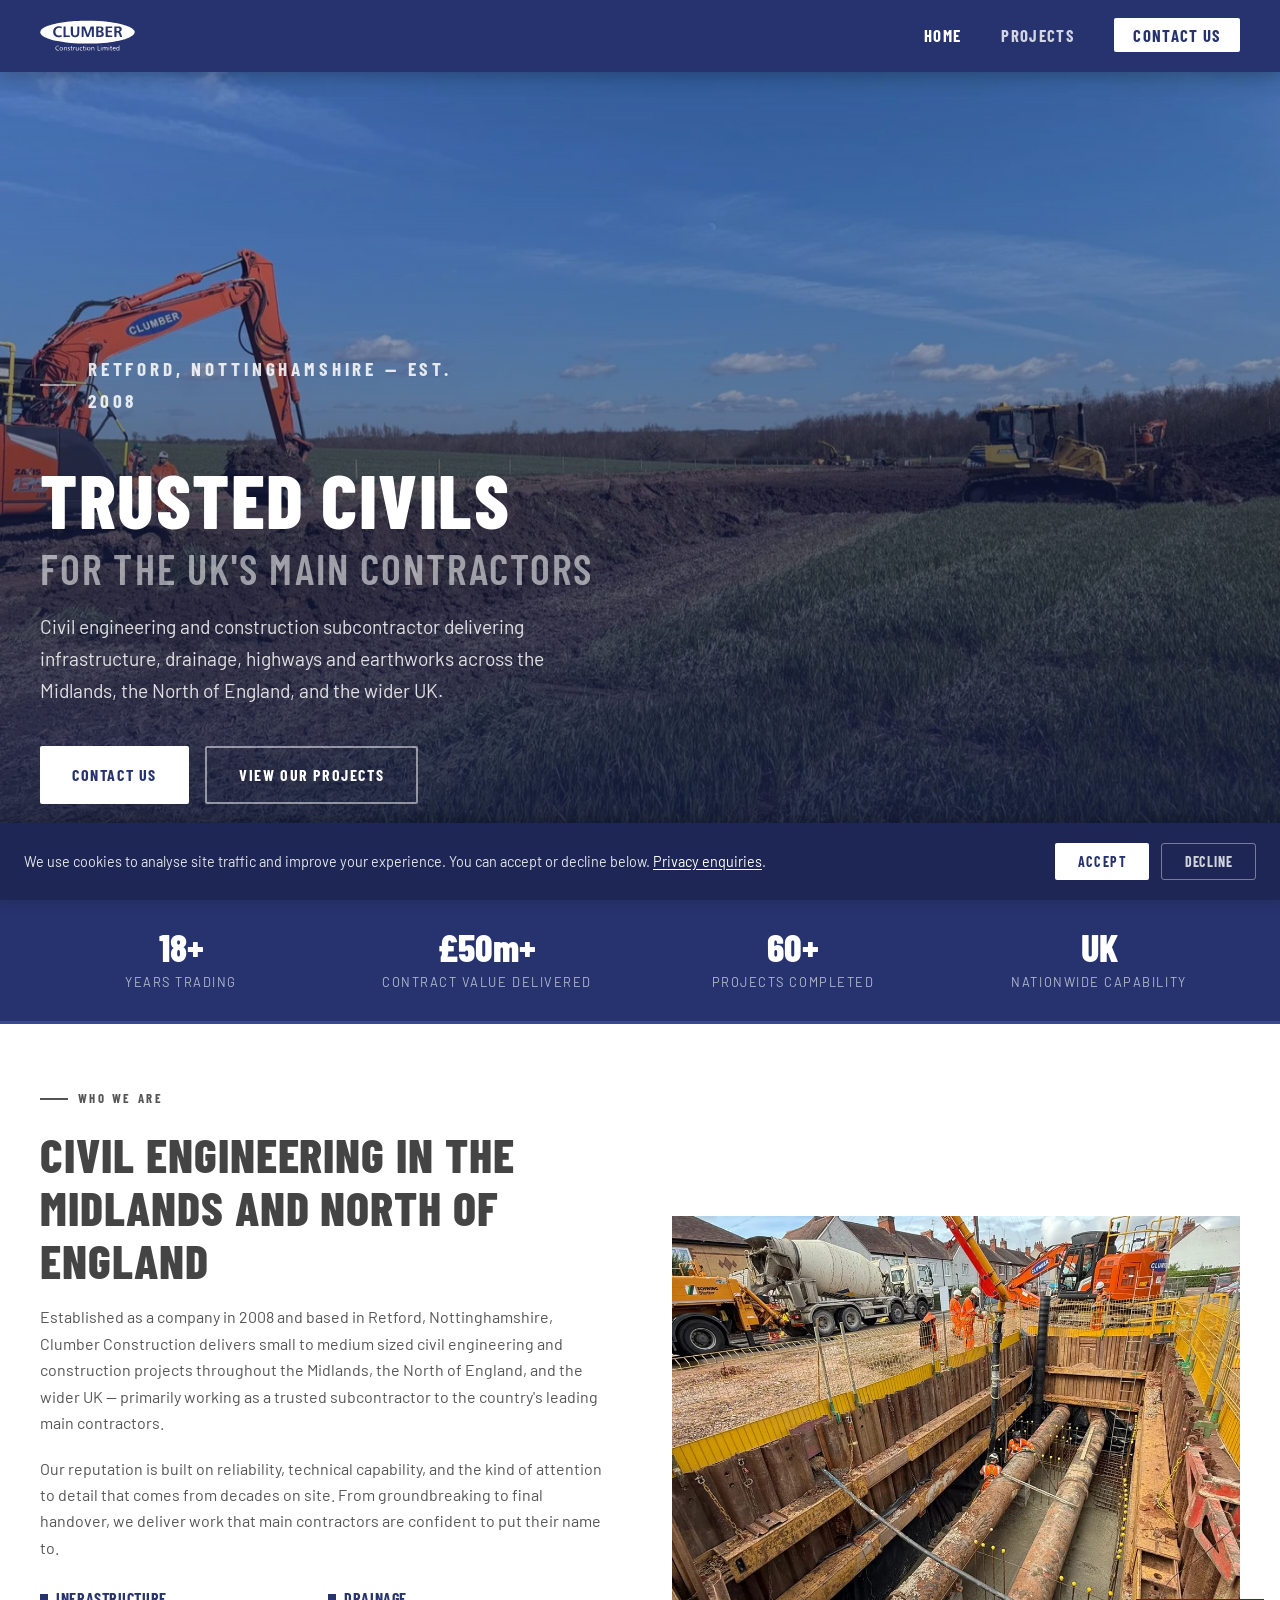
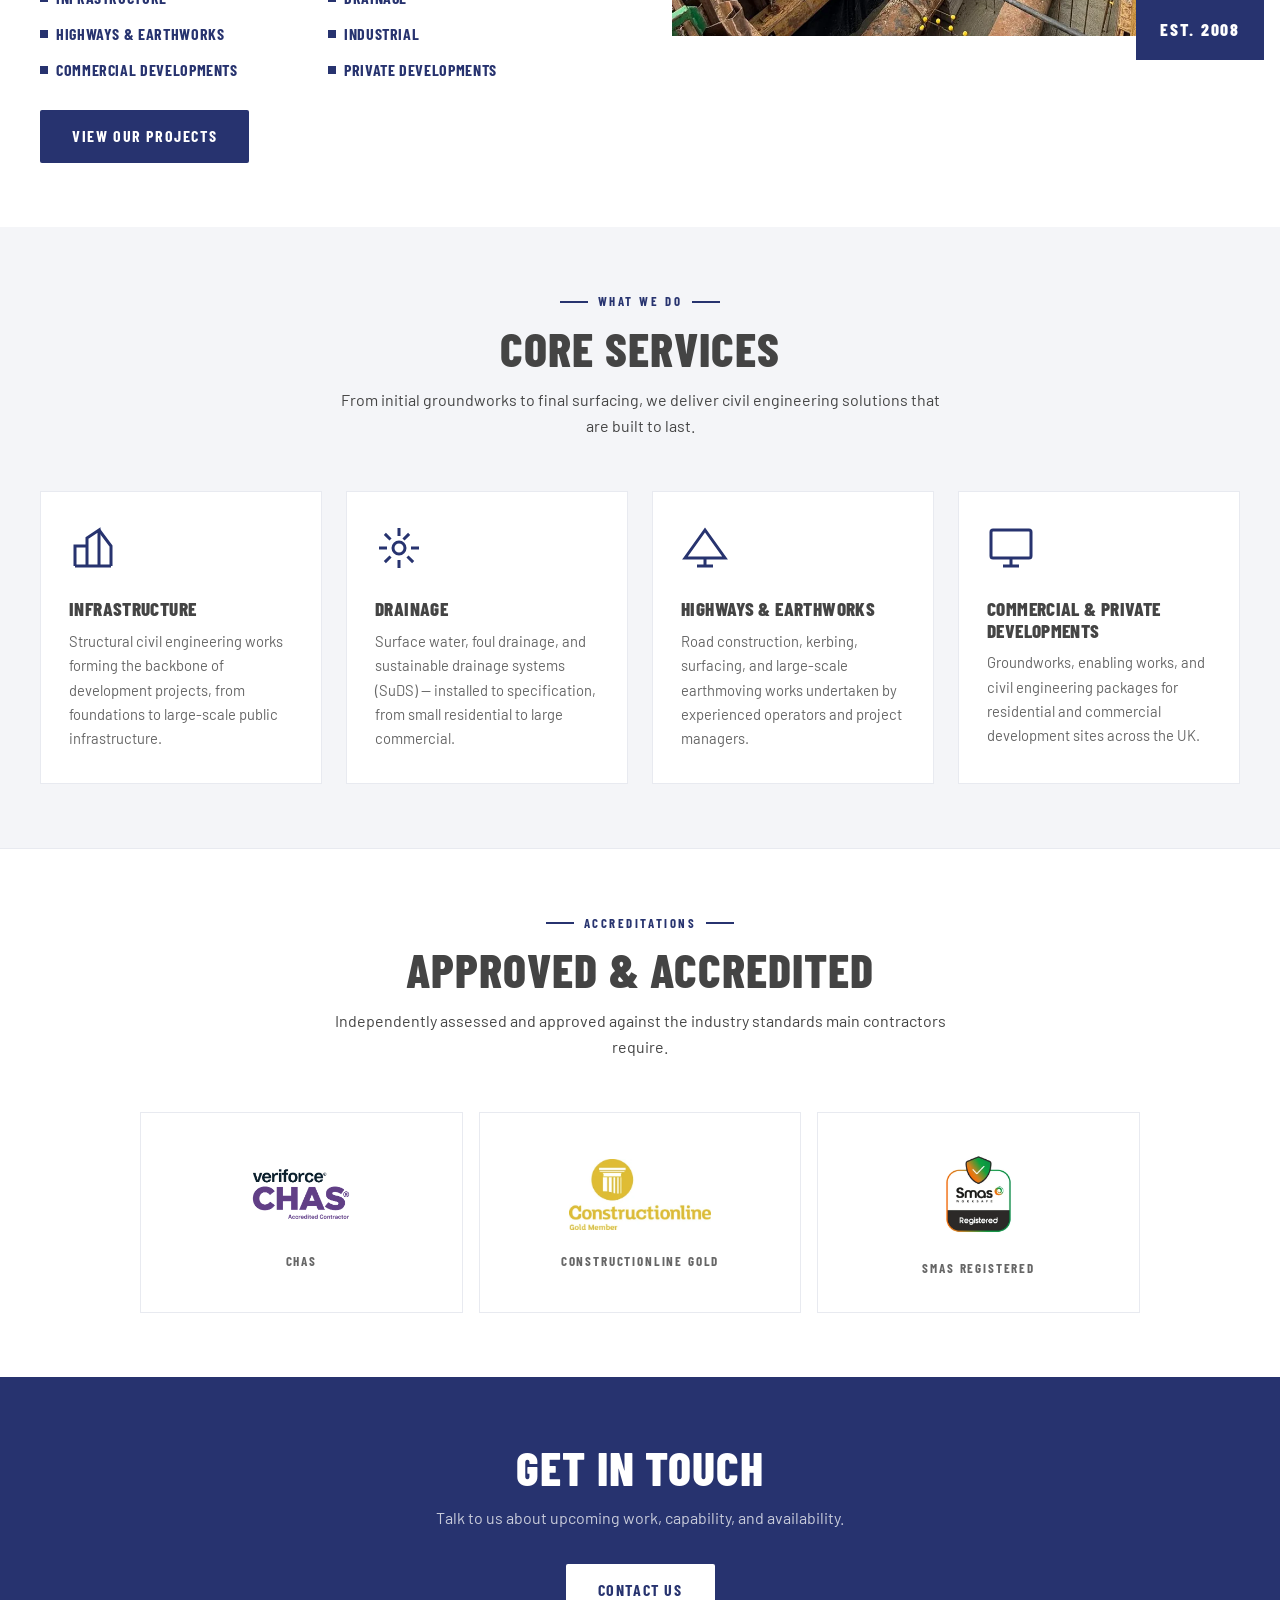
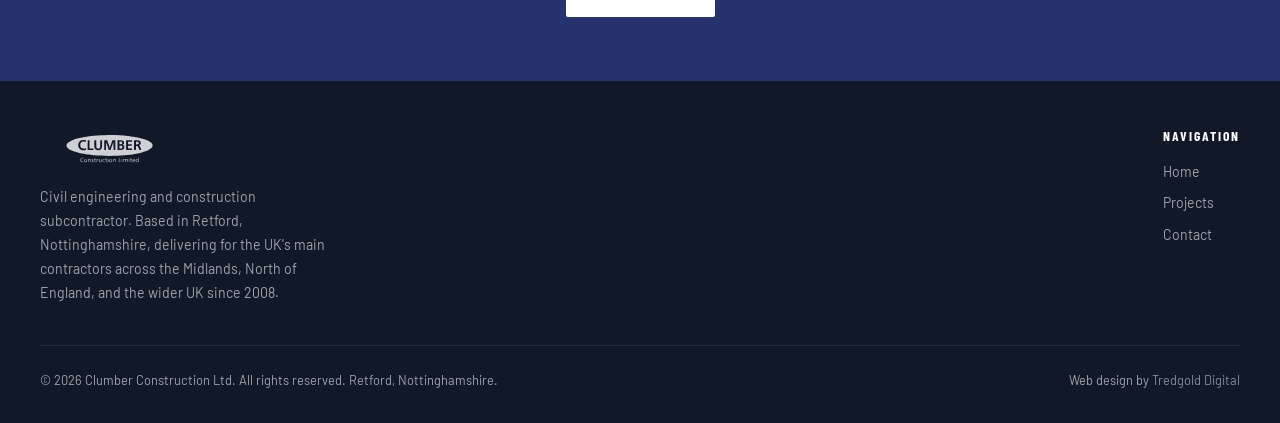
<file: index.html>
<!DOCTYPE html>
<html lang="en">
<head>
  <meta charset="UTF-8" />
  <meta name="viewport" content="width=device-width, initial-scale=1.0" />
  <title>Clumber Construction — Civil Engineering &amp; Construction, Midlands &amp; North England</title>
  <meta name="description" content="Civil engineering and construction subcontractor based in Retford, Nottinghamshire. Trusted by the UK's main contractors since 2008. Infrastructure, drainage, highways and earthworks." />
  <meta name="robots" content="index, follow" />
  <link rel="canonical" href="https://www.clumberconstruction.co.uk/" />

  <!-- Favicons -->
  <link rel="icon" href="/favicon.svg" type="image/svg+xml" />
  <link rel="icon" href="/favicon-32x32.png" type="image/png" sizes="32x32" />
  <link rel="icon" href="/favicon-16x16.png" type="image/png" sizes="16x16" />
  <link rel="apple-touch-icon" href="/apple-touch-icon.png" />
  <link rel="manifest" href="/site.webmanifest" />
  <meta name="theme-color" content="#27336f" />

  <!-- Open Graph -->
  <meta property="og:type" content="website" />
  <meta property="og:title" content="Clumber Construction — Civil Engineering &amp; Construction" />
  <meta property="og:description" content="Trusted civils for the UK's main contractors. Established 2008, Retford, Nottinghamshire." />
  <meta property="og:url" content="https://www.clumberconstruction.co.uk/" />
  <meta property="og:image" content="https://www.clumberconstruction.co.uk/images/og-image.jpg" />
  <meta property="og:image:width" content="1200" />
  <meta property="og:image:height" content="630" />
  <meta property="og:site_name" content="Clumber Construction" />
  <meta name="twitter:card" content="summary_large_image" />
  <meta name="twitter:title" content="Clumber Construction — Civil Engineering &amp; Construction" />
  <meta name="twitter:description" content="Civil engineering and construction subcontractor based in Retford, Nottinghamshire. Trusted by the UK's main contractors since 2008. Infrastructure, drainage, highways and earthworks." />
  <meta name="twitter:image" content="https://www.clumberconstruction.co.uk/images/og-image.jpg" />

  <!-- Structured Data -->
  <script type="application/ld+json">
  {
    "@context": "https://schema.org",
    "@type": "Organization",
    "name": "Clumber Construction",
    "url": "https://www.clumberconstruction.co.uk",
    "description": "Civil engineering and construction subcontractor based in Retford, Nottinghamshire. Established 2008, with over 30 years' director experience.",
    "address": {
      "@type": "PostalAddress",
      "addressLocality": "Retford",
      "addressRegion": "Nottinghamshire",
      "addressCountry": "GB"
    },
    "areaServed": ["East Midlands", "West Midlands", "Yorkshire", "North West", "United Kingdom"],
    "foundingDate": "2008",
    "sameAs": []
  }
  </script>

  <link rel="stylesheet" href="style.css" />
  <script src="cookie.js"></script>
</head>
<body>

  <!-- NAV -->
  <nav class="site-nav" role="navigation" aria-label="Main navigation">
    <div class="container">
      <a href="index.html" class="nav-logo" aria-label="Clumber Construction — Home">
        <img src="logo.svg" alt="Clumber Construction" width="160" height="44" />
      </a>
      <button class="nav-toggle" id="navToggle" aria-label="Toggle menu" aria-expanded="false">
        <span></span><span></span><span></span>
      </button>
      <ul class="nav-links" id="navLinks" role="list">
        <li><a href="index.html" class="active">Home</a></li>
        <li><a href="projects.html">Projects</a></li>
        <li><a href="contact.html" class="nav-cta">Contact Us</a></li>
      </ul>
    </div>
  </nav>

  <!-- HERO -->
  <section class="hero" aria-label="Hero">
    <div class="hero-bg" role="img" aria-label="Civil engineering site with excavator and large drainage pipes"></div>
    <div class="hero-overlay"></div>
    <div class="container">
      <div class="hero-content">
        <p class="hero-eyebrow">Retford, Nottinghamshire &mdash; Est. 2008</p>
        <h1>Trusted Civils<span>For the UK's Main Contractors</span></h1>
        <p>Civil engineering and construction subcontractor delivering infrastructure, drainage, highways and earthworks across the Midlands, the North of England, and the wider UK.</p>
        <div class="hero-btns">
          <a href="contact.html" class="btn btn--primary">Contact Us</a>
          <a href="projects.html" class="btn btn--outline">View Our Projects</a>
        </div>
      </div>
    </div>
  </section>

  <!-- STATS STRIP -->
  <div class="intro-strip" aria-label="Company overview">
    <div class="container">
      <div>
        <span class="stat-num">18+</span>
        <span class="stat-label">Years Trading</span>
      </div>
      <div>
        <span class="stat-num">£50m+</span>
        <span class="stat-label">Contract Value Delivered</span>
      </div>
      <div>
        <span class="stat-num">60+</span>
        <span class="stat-label">Projects Completed</span>
      </div>
      <div>
        <span class="stat-num">UK</span>
        <span class="stat-label">Nationwide Capability</span>
      </div>
    </div>
  </div>

  <!-- ABOUT -->
  <section class="section" aria-labelledby="about-heading">
    <div class="container">
      <div class="about-grid">
        <div class="about-text">
          <div class="section-header">
            <p class="section-tag">Who We Are</p>
            <h2 id="about-heading">Civil Engineering in the Midlands and North of England</h2>
            <p>Established as a company in 2008 and based in Retford, Nottinghamshire, Clumber Construction delivers small to medium sized civil engineering and construction projects throughout the Midlands, the North of England, and the wider UK — primarily working as a trusted subcontractor to the country's leading main contractors.</p>
          </div>
          <p>Our reputation is built on reliability, technical capability, and the kind of attention to detail that comes from decades on site. From groundbreaking to final handover, we deliver work that main contractors are confident to put their name to.</p>
          <ul class="specialism-list" aria-label="Areas of work">
            <li class="spec-item">Infrastructure</li>
            <li class="spec-item">Drainage</li>
            <li class="spec-item">Highways &amp; Earthworks</li>
            <li class="spec-item">Industrial</li>
            <li class="spec-item">Commercial Developments</li>
            <li class="spec-item">Private Developments</li>
          </ul>
          <br />
          <a href="projects.html" class="btn btn--navy">View Our Projects</a>
        </div>
        <div class="about-image-block">
          <img src="images/nuneaton-sewage-rising-main-large-diameter-pipe-concrete-encasement.webp" alt="Clumber Construction installing large diameter pipes in deep sheeted excavation during sewage rising main works in Nuneaton, Warwickshire" loading="lazy" width="1050" height="1400" />
          <span class="about-badge" aria-hidden="true">Est. 2008</span>
        </div>
      </div>
    </div>
  </section>

  <!-- SERVICES PREVIEW -->
  <section class="section section--light" aria-labelledby="services-heading">
    <div class="container">
      <div class="section-header section-header--center">
        <p class="section-tag">What We Do</p>
        <h2 id="services-heading">Core Services</h2>
        <p>From initial groundworks to final surfacing, we deliver civil engineering solutions that are built to last.</p>
      </div>
      <div class="services-grid">

        <article class="service-card">
          <svg class="card-icon" viewBox="0 0 24 24" fill="none" stroke="currentColor" stroke-width="1.5" aria-hidden="true"><path d="M3 21h18M9 21V7l6-4v18M9 11H3v10"/><path d="M21 21V11l-6-8"/></svg>
          <h3>Infrastructure</h3>
          <p>Structural civil engineering works forming the backbone of development projects, from foundations to large-scale public infrastructure.</p>
        </article>

        <article class="service-card">
          <svg class="card-icon" viewBox="0 0 24 24" fill="none" stroke="currentColor" stroke-width="1.5" aria-hidden="true"><circle cx="12" cy="12" r="3"/><path d="M12 2v4m0 12v4M2 12h4m12 0h4m-4.93-7.07-2.83 2.83M7.76 16.24l-2.83 2.83m0-14.14 2.83 2.83m8.48 8.48 2.83 2.83"/></svg>
          <h3>Drainage</h3>
          <p>Surface water, foul drainage, and sustainable drainage systems (SuDS) — installed to specification, from small residential to large commercial.</p>
        </article>

        <article class="service-card">
          <svg class="card-icon" viewBox="0 0 24 24" fill="none" stroke="currentColor" stroke-width="1.5" aria-hidden="true"><path d="M2 17 12 3l10 14H2z"/><path d="M12 17v4m-4 0h8"/></svg>
          <h3>Highways &amp; Earthworks</h3>
          <p>Road construction, kerbing, surfacing, and large-scale earthmoving works undertaken by experienced operators and project managers.</p>
        </article>

        <article class="service-card">
          <svg class="card-icon" viewBox="0 0 24 24" fill="none" stroke="currentColor" stroke-width="1.5" aria-hidden="true"><rect x="2" y="3" width="20" height="14" rx="1"/><path d="M8 21h8m-4-4v4"/></svg>
          <h3>Commercial &amp; Private Developments</h3>
          <p>Groundworks, enabling works, and civil engineering packages for residential and commercial development sites across the UK.</p>
        </article>

      </div>
    </div>
  </section>

  <!-- ACCREDITATIONS -->
  <section class="accreditations" aria-labelledby="accreditations-heading">
    <div class="container">
      <div class="section-header section-header--center">
        <p class="section-tag">Accreditations</p>
        <h2 id="accreditations-heading">Approved &amp; Accredited</h2>
        <p>Independently assessed and approved against the industry standards main contractors require.</p>
      </div>
      <ul class="accreditation-grid" role="list">
        <li class="accreditation-item">
          <img class="accreditation-logo" src="images/chas-accredited-contractor.webp" alt="CHAS Accredited Contractor" width="120" height="68" loading="lazy" />
          <span class="accreditation-name">CHAS</span>
        </li>
        <li class="accreditation-item">
          <img class="accreditation-logo" src="images/constructionline-gold-member.webp" alt="Constructionline Gold Member" width="120" height="120" loading="lazy" />
          <span class="accreditation-name">Constructionline Gold</span>
        </li>
        <li class="accreditation-item">
          <img class="accreditation-logo accreditation-logo--lg" src="images/smas-worksafe-contractor-ssip.webp" alt="SMAS Worksafe Registered Contractor" width="175" height="175" loading="lazy" />
          <span class="accreditation-name">SMAS Registered</span>
        </li>
      </ul>
    </div>
  </section>

  <!-- CTA BAND -->
  <div class="cta-band">
    <div class="container">
      <h2>Get In Touch</h2>
      <p>Talk to us about upcoming work, capability, and availability.</p>
      <a href="contact.html" class="btn btn--primary">Contact Us</a>
    </div>
  </div>

  <!-- FOOTER -->
  <footer class="site-footer" role="contentinfo">
    <div class="container">
      <div class="footer-grid">
        <div class="footer-brand">
          <img src="logo.svg" alt="Clumber Construction" width="140" height="40" />
          <p>Civil engineering and construction subcontractor. Based in Retford, Nottinghamshire, delivering for the UK's main contractors across the Midlands, North of England, and the wider UK since 2008.</p>
        </div>
        <div class="footer-col">
          <h4>Navigation</h4>
          <ul>
            <li><a href="index.html">Home</a></li>
            <li><a href="projects.html">Projects</a></li>
            <li><a href="contact.html">Contact</a></li>
          </ul>
        </div>
      </div>
      <div class="footer-bottom">
        <p>&copy; <span id="year"></span> Clumber Construction Ltd. All rights reserved. Retford, Nottinghamshire.</p>
        <p>Web design by <a href="https://www.tredgolddigital.com" target="_blank" rel="noopener">Tredgold Digital</a></p>
      </div>
    </div>
  </footer>

  <!-- COOKIE BANNER -->
  <div id="cookieBanner" class="cookie-banner" hidden role="dialog" aria-label="Cookie consent" aria-live="polite">
    <p>We use cookies to analyse site traffic and improve your experience. You can accept or decline below. <a href="contact.html">Privacy enquiries</a>.</p>
    <div class="cookie-btns">
      <button id="cookieAccept" class="btn btn--primary">Accept</button>
      <button id="cookieDecline" class="cookie-decline">Decline</button>
    </div>
  </div>

  <script>
    // Year
    document.getElementById('year').textContent = new Date().getFullYear();
    // Nav toggle
    const toggle = document.getElementById('navToggle');
    const links  = document.getElementById('navLinks');
    toggle.addEventListener('click', () => {
      const open = links.classList.toggle('open');
      toggle.setAttribute('aria-expanded', open);
    });
  </script>
</body>
</html>
</file>
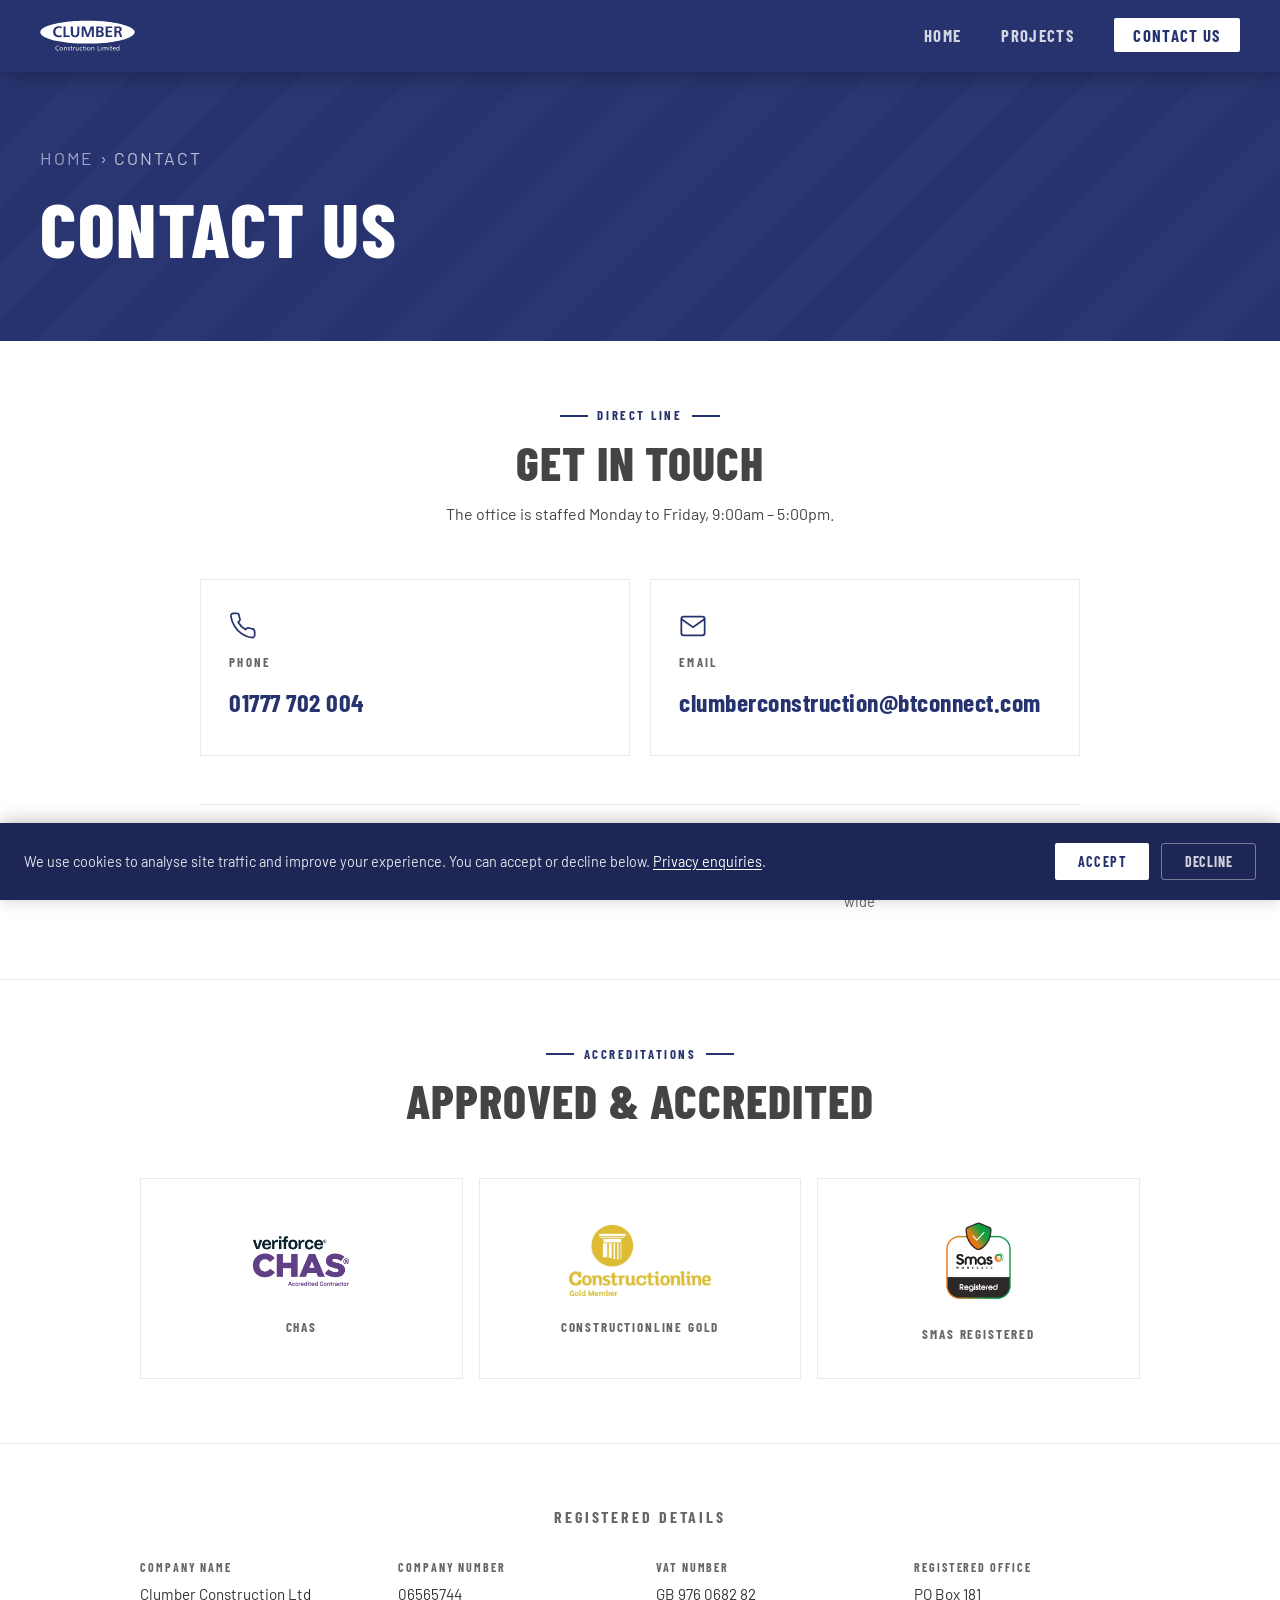
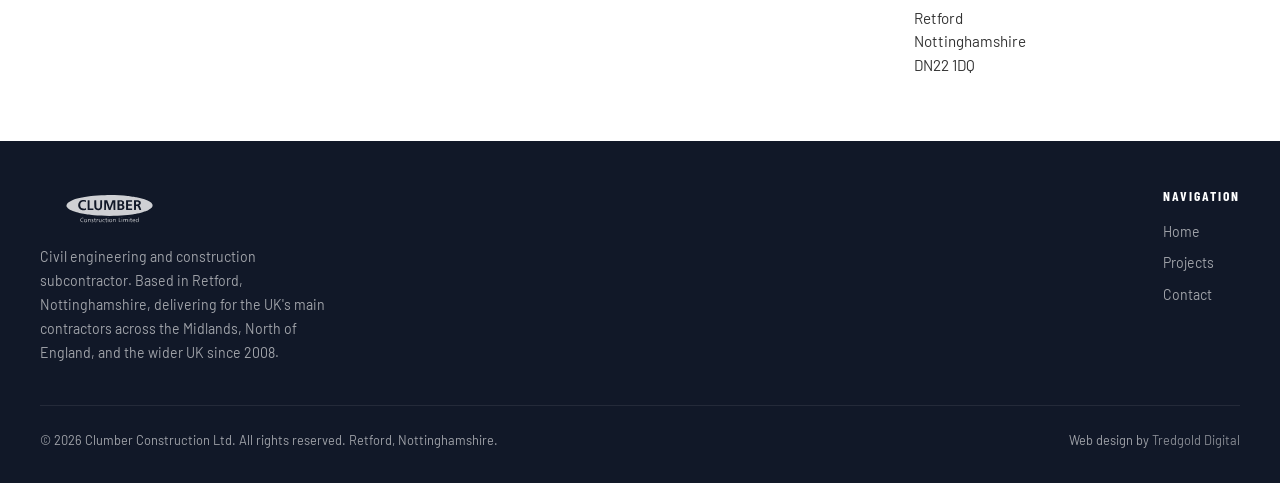
<file: contact.html>
<!DOCTYPE html>
<html lang="en">
<head>
  <meta charset="UTF-8" />
  <meta name="viewport" content="width=device-width, initial-scale=1.0" />
  <title>Contact — Clumber Construction</title>
  <meta name="description" content="Contact Clumber Construction. Civil engineering and construction subcontractor based in Retford, Nottinghamshire. Phone, email and registered office details." />
  <meta name="robots" content="index, follow" />
  <link rel="canonical" href="https://www.clumberconstruction.co.uk/contact.html" />

  <!-- Favicons -->
  <link rel="icon" href="/favicon.svg" type="image/svg+xml" />
  <link rel="icon" href="/favicon-32x32.png" type="image/png" sizes="32x32" />
  <link rel="icon" href="/favicon-16x16.png" type="image/png" sizes="16x16" />
  <link rel="apple-touch-icon" href="/apple-touch-icon.png" />
  <link rel="manifest" href="/site.webmanifest" />
  <meta name="theme-color" content="#27336f" />

  <meta property="og:type" content="website" />
  <meta property="og:title" content="Contact — Clumber Construction" />
  <meta property="og:description" content="Contact Clumber Construction. Phone, email and registered office details." />
  <meta property="og:url" content="https://www.clumberconstruction.co.uk/contact.html" />
  <meta property="og:image" content="https://www.clumberconstruction.co.uk/images/og-image.jpg" />
  <meta property="og:image:width" content="1200" />
  <meta property="og:image:height" content="630" />
  <meta property="og:site_name" content="Clumber Construction" />
  <meta name="twitter:card" content="summary_large_image" />
  <meta name="twitter:title" content="Contact — Clumber Construction" />
  <meta name="twitter:description" content="Contact Clumber Construction. Civil engineering and construction subcontractor based in Retford, Nottinghamshire. Phone, email and registered office details." />
  <meta name="twitter:image" content="https://www.clumberconstruction.co.uk/images/og-image.jpg" />

  <script type="application/ld+json">
  {
    "@context": "https://schema.org",
    "@type": "BreadcrumbList",
    "itemListElement": [
      {
        "@type": "ListItem",
        "position": 1,
        "name": "Home",
        "item": "https://www.clumberconstruction.co.uk/"
      },
      {
        "@type": "ListItem",
        "position": 2,
        "name": "Contact",
        "item": "https://www.clumberconstruction.co.uk/contact.html"
      }
    ]
  }
  </script>

  <script type="application/ld+json">
  {
    "@context": "https://schema.org",
    "@type": "ContactPage",
    "name": "Contact Clumber Construction",
    "url": "https://www.clumberconstruction.co.uk/contact.html",
    "mainEntity": {
      "@type": "Organization",
      "name": "Clumber Construction Ltd",
      "url": "https://www.clumberconstruction.co.uk",
      "address": {
        "@type": "PostalAddress",
        "addressLocality": "Retford",
        "addressRegion": "Nottinghamshire",
        "addressCountry": "GB"
      },
      "contactPoint": [{
        "@type": "ContactPoint",
        "telephone": "+44-1777-702004",
        "email": "clumberconstruction@btconnect.com",
        "contactType": "office",
        "hoursAvailable": {
          "@type": "OpeningHoursSpecification",
          "dayOfWeek": ["Monday","Tuesday","Wednesday","Thursday","Friday"],
          "opens": "09:00",
          "closes": "17:00"
        },
        "areaServed": "GB",
        "availableLanguage": "English"
      }]
    }
  }
  </script>

  <link rel="stylesheet" href="style.css" />
  <script src="cookie.js"></script>
</head>
<body>

  <!-- NAV -->
  <nav class="site-nav" role="navigation" aria-label="Main navigation">
    <div class="container">
      <a href="index.html" class="nav-logo" aria-label="Clumber Construction — Home">
        <img src="logo.svg" alt="Clumber Construction" width="160" height="44" />
      </a>
      <button class="nav-toggle" id="navToggle" aria-label="Toggle menu" aria-expanded="false">
        <span></span><span></span><span></span>
      </button>
      <ul class="nav-links" id="navLinks" role="list">
        <li><a href="index.html">Home</a></li>
        <li><a href="projects.html">Projects</a></li>
        <li><a href="contact.html" class="nav-cta active">Contact Us</a></li>
      </ul>
    </div>
  </nav>

  <!-- PAGE HERO -->
  <header class="page-hero" aria-labelledby="page-title">
    <div class="container">
      <p class="breadcrumb"><a href="index.html">Home</a> &rsaquo; Contact</p>
      <h1 id="page-title">Contact Us</h1>
    </div>
  </header>

  <!-- CONTACT DETAILS -->
  <section class="section" aria-labelledby="contact-heading">
    <div class="container">

      <div class="section-header section-header--center">
        <p class="section-tag">Direct Line</p>
        <h2 id="contact-heading">Get In Touch</h2>
        <p>The office is staffed Monday to Friday, 9:00am – 5:00pm.</p>
      </div>

      <!-- Primary contact: phone + email, side by side -->
      <div class="contact-primary" aria-label="Primary contact">
        <a href="tel:+441777702004" class="contact-card">
          <svg viewBox="0 0 24 24" fill="none" stroke="currentColor" stroke-width="1.5" aria-hidden="true"><path d="M22 16.92v3a2 2 0 0 1-2.18 2 19.79 19.79 0 0 1-8.63-3.07A19.5 19.5 0 0 1 4.69 12a19.79 19.79 0 0 1-3.07-8.67A2 2 0 0 1 3.6 1.26h3a2 2 0 0 1 2 1.72c.127.96.361 1.903.7 2.81a2 2 0 0 1-.45 2.11L7.91 8.8a16 16 0 0 0 6.29 6.29l.96-.96a2 2 0 0 1 2.11-.45c.907.339 1.85.573 2.81.7a2 2 0 0 1 1.72 2.04z"/></svg>
          <span class="contact-card-label">Phone</span>
          <span class="contact-card-value">01777 702 004</span>
        </a>

        <a href="mailto:clumberconstruction@btconnect.com" class="contact-card">
          <svg viewBox="0 0 24 24" fill="none" stroke="currentColor" stroke-width="1.5" aria-hidden="true"><path d="M4 4h16c1.1 0 2 .9 2 2v12c0 1.1-.9 2-2 2H4c-1.1 0-2-.9-2-2V6c0-1.1.9-2 2-2z"/><polyline points="22,6 12,13 2,6"/></svg>
          <span class="contact-card-label">Email</span>
          <span class="contact-card-value">clumberconstruction@btconnect.com</span>
        </a>
      </div>

      <!-- Secondary: location + hours -->
      <div class="contact-meta" aria-label="Office details">
        <div class="contact-meta-item">
          <svg viewBox="0 0 24 24" fill="none" stroke="currentColor" stroke-width="1.5" aria-hidden="true"><path d="M21 10c0 7-9 13-9 13s-9-6-9-13a9 9 0 0 1 18 0z"/><circle cx="12" cy="10" r="3"/></svg>
          <div>
            <strong>Office</strong>
            <span>Retford, Nottinghamshire</span>
          </div>
        </div>
        <div class="contact-meta-item">
          <svg viewBox="0 0 24 24" fill="none" stroke="currentColor" stroke-width="1.5" aria-hidden="true"><circle cx="12" cy="12" r="10"/><polyline points="12 6 12 12 16 14"/></svg>
          <div>
            <strong>Office Hours</strong>
            <span>Monday – Friday, 9:00am – 5:00pm</span>
          </div>
        </div>
        <div class="contact-meta-item">
          <svg viewBox="0 0 24 24" fill="none" stroke="currentColor" stroke-width="1.5" aria-hidden="true"><circle cx="12" cy="12" r="10"/><path d="M2 12h20M12 2a15.3 15.3 0 0 1 4 10 15.3 15.3 0 0 1-4 10 15.3 15.3 0 0 1-4-10 15.3 15.3 0 0 1 4-10z"/></svg>
          <div>
            <strong>Coverage</strong>
            <span>Midlands &middot; North of England &middot; UK-wide</span>
          </div>
        </div>
      </div>

    </div>
  </section>

  <!-- ACCREDITATIONS -->
  <section class="accreditations section--light" aria-labelledby="accreditations-heading">
    <div class="container">
      <div class="section-header section-header--center">
        <p class="section-tag">Accreditations</p>
        <h2 id="accreditations-heading">Approved &amp; Accredited</h2>
      </div>
      <ul class="accreditation-grid" role="list">
        <li class="accreditation-item">
          <img class="accreditation-logo" src="images/chas-accredited-contractor.webp" alt="CHAS Accredited Contractor" width="120" height="68" loading="lazy" />
          <span class="accreditation-name">CHAS</span>
        </li>
        <li class="accreditation-item">
          <img class="accreditation-logo" src="images/constructionline-gold-member.webp" alt="Constructionline Gold Member" width="120" height="120" loading="lazy" />
          <span class="accreditation-name">Constructionline Gold</span>
        </li>
        <li class="accreditation-item">
          <img class="accreditation-logo accreditation-logo--lg" src="images/smas-worksafe-contractor-ssip.webp" alt="SMAS Worksafe Registered Contractor" width="175" height="175" loading="lazy" />
          <span class="accreditation-name">SMAS Registered</span>
        </li>
      </ul>
    </div>
  </section>

  <!-- REGISTERED DETAILS -->
  <section class="registered-details" aria-labelledby="registered-heading">
    <div class="container">
      <h2 id="registered-heading" class="registered-heading">Registered Details</h2>
      <dl class="registered-grid">
        <div>
          <dt>Company Name</dt>
          <dd>Clumber Construction Ltd</dd>
        </div>
        <div>
          <dt>Company Number</dt>
          <dd>06565744</dd>
        </div>
        <div>
          <dt>VAT Number</dt>
          <dd>GB 976 0682 82</dd>
        </div>
        <div>
          <dt>Registered Office</dt>
          <dd>PO Box 181<br />Retford<br />Nottinghamshire<br />DN22 1DQ</dd>
        </div>
      </dl>
    </div>
  </section>

  <!-- FOOTER -->
  <footer class="site-footer" role="contentinfo">
    <div class="container">
      <div class="footer-grid">
        <div class="footer-brand">
          <img src="logo.svg" alt="Clumber Construction" width="140" height="40" />
          <p>Civil engineering and construction subcontractor. Based in Retford, Nottinghamshire, delivering for the UK's main contractors across the Midlands, North of England, and the wider UK since 2008.</p>
        </div>
        <div class="footer-col">
          <h4>Navigation</h4>
          <ul>
            <li><a href="index.html">Home</a></li>
            <li><a href="projects.html">Projects</a></li>
            <li><a href="contact.html">Contact</a></li>
          </ul>
        </div>
      </div>
      <div class="footer-bottom">
        <p>&copy; <span id="year"></span> Clumber Construction Ltd. All rights reserved. Retford, Nottinghamshire.</p>
        <p>Web design by <a href="https://www.tredgolddigital.com" target="_blank" rel="noopener">Tredgold Digital</a></p>
      </div>
    </div>
  </footer>

  <!-- COOKIE BANNER -->
  <div id="cookieBanner" class="cookie-banner" hidden role="dialog" aria-label="Cookie consent" aria-live="polite">
    <p>We use cookies to analyse site traffic and improve your experience. You can accept or decline below. <a href="contact.html">Privacy enquiries</a>.</p>
    <div class="cookie-btns">
      <button id="cookieAccept" class="btn btn--primary">Accept</button>
      <button id="cookieDecline" class="cookie-decline">Decline</button>
    </div>
  </div>

  <script>
    document.getElementById('year').textContent = new Date().getFullYear();

    // Nav toggle
    const toggle = document.getElementById('navToggle');
    const links  = document.getElementById('navLinks');
    toggle.addEventListener('click', () => {
      const open = links.classList.toggle('open');
      toggle.setAttribute('aria-expanded', open);
    });
  </script>
</body>
</html>
</file>
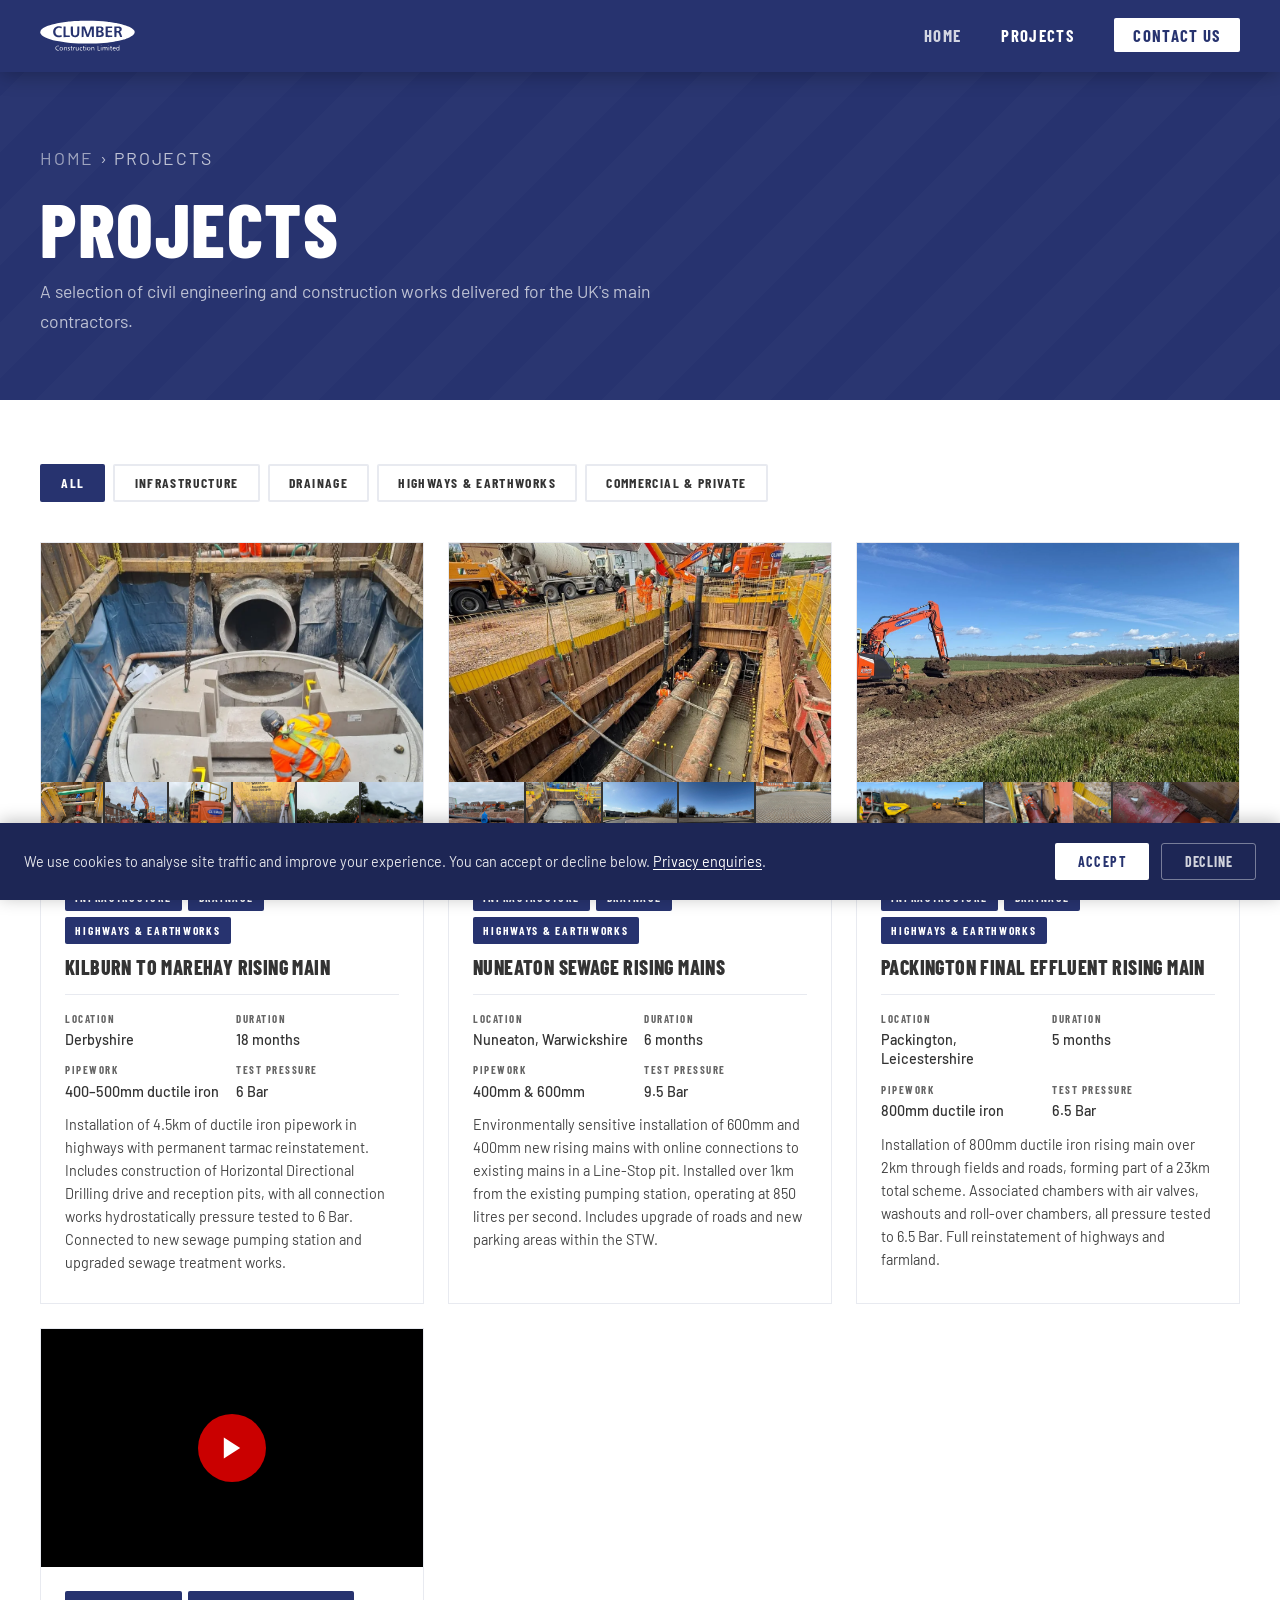
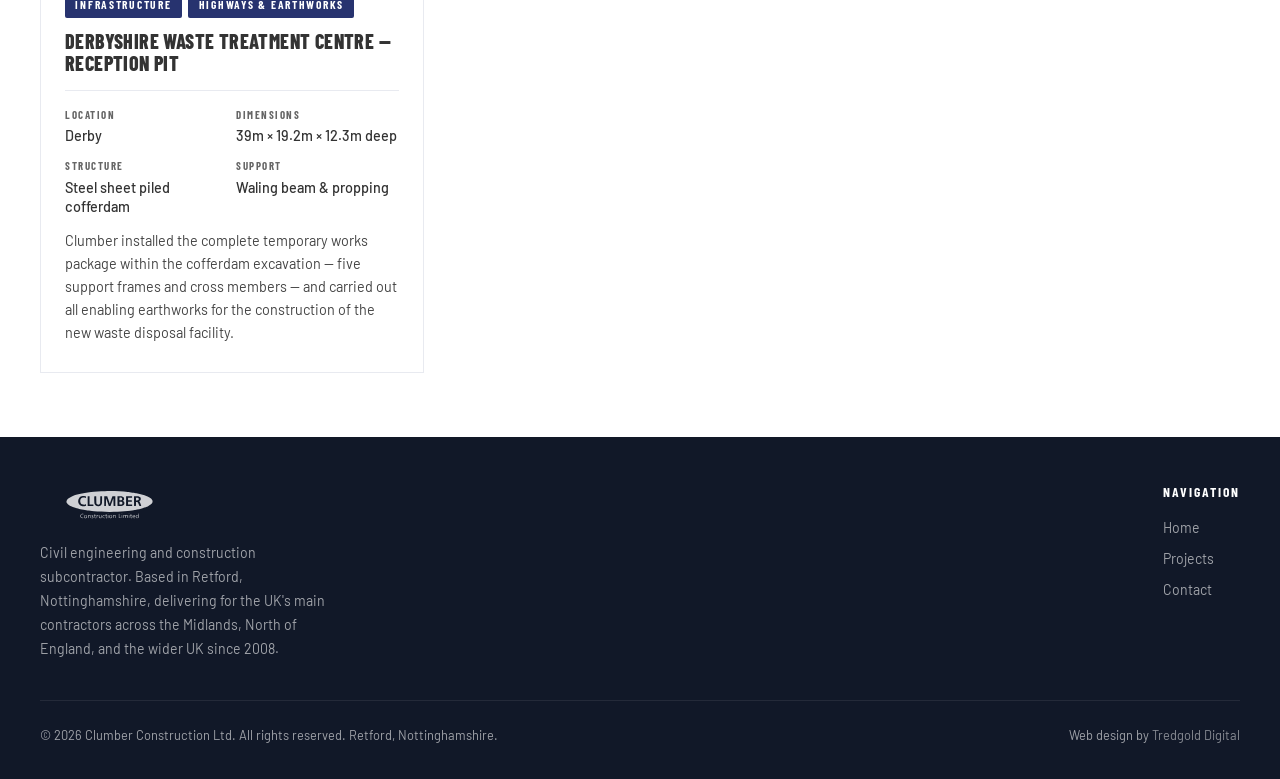
<file: projects.html>
<!DOCTYPE html>
<html lang="en">
<head>
  <meta charset="UTF-8" />
  <meta name="viewport" content="width=device-width, initial-scale=1.0" />
  <title>Projects — Clumber Construction</title>
  <meta name="description" content="Civil engineering and construction projects delivered by Clumber Construction across the Midlands, North of England, and the wider UK." />
  <meta name="robots" content="index, follow" />
  <link rel="canonical" href="https://www.clumberconstruction.co.uk/projects.html" />

  <!-- Favicons -->
  <link rel="icon" href="/favicon.svg" type="image/svg+xml" />
  <link rel="icon" href="/favicon-32x32.png" type="image/png" sizes="32x32" />
  <link rel="icon" href="/favicon-16x16.png" type="image/png" sizes="16x16" />
  <link rel="apple-touch-icon" href="/apple-touch-icon.png" />
  <link rel="manifest" href="/site.webmanifest" />
  <meta name="theme-color" content="#27336f" />

  <meta property="og:type" content="website" />
  <meta property="og:title" content="Projects — Clumber Construction" />
  <meta property="og:description" content="Civil engineering and construction project portfolio." />
  <meta property="og:url" content="https://www.clumberconstruction.co.uk/projects.html" />
  <meta property="og:image" content="https://www.clumberconstruction.co.uk/images/og-image.jpg" />
  <meta property="og:image:width" content="1200" />
  <meta property="og:image:height" content="630" />
  <meta property="og:site_name" content="Clumber Construction" />
  <meta name="twitter:card" content="summary_large_image" />
  <meta name="twitter:title" content="Projects — Clumber Construction" />
  <meta name="twitter:description" content="Civil engineering and construction projects delivered by Clumber Construction across the Midlands, North of England, and the wider UK." />
  <meta name="twitter:image" content="https://www.clumberconstruction.co.uk/images/og-image.jpg" />

  <script type="application/ld+json">
  {
    "@context": "https://schema.org",
    "@type": "ItemList",
    "name": "Civil Engineering Projects — Clumber Construction",
    "itemListElement": [
      {
        "@type": "ListItem",
        "position": 1,
        "name": "Kilburn to Marehay Rising Main",
        "description": "Installation of 4.5km of ductile iron pipework in highways with permanent tarmac reinstatement. Includes HDD drive and reception pits, connected to new sewage pumping station.",
        "url": "https://www.clumberconstruction.co.uk/projects.html"
      },
      {
        "@type": "ListItem",
        "position": 2,
        "name": "Nuneaton Sewage Rising Mains",
        "description": "Environmentally sensitive installation of 600mm and 400mm new rising mains with online connections to existing mains in a Line-Stop pit.",
        "url": "https://www.clumberconstruction.co.uk/projects.html"
      },
      {
        "@type": "ListItem",
        "position": 3,
        "name": "Packington Final Effluent Rising Main",
        "description": "Installation of 800mm ductile iron rising main over 2km through fields and roads, part of a 23km total scheme.",
        "url": "https://www.clumberconstruction.co.uk/projects.html"
      }
    ]
  }
  </script>

  <script type="application/ld+json">
  {
    "@context": "https://schema.org",
    "@type": "BreadcrumbList",
    "itemListElement": [
      {
        "@type": "ListItem",
        "position": 1,
        "name": "Home",
        "item": "https://www.clumberconstruction.co.uk/"
      },
      {
        "@type": "ListItem",
        "position": 2,
        "name": "Projects",
        "item": "https://www.clumberconstruction.co.uk/projects.html"
      }
    ]
  }
  </script>

  <link rel="stylesheet" href="style.css" />
  <script src="cookie.js"></script>
</head>
<body>

  <!-- NAV -->
  <nav class="site-nav" role="navigation" aria-label="Main navigation">
    <div class="container">
      <a href="index.html" class="nav-logo" aria-label="Clumber Construction — Home">
        <img src="logo.svg" alt="Clumber Construction" width="160" height="44" />
      </a>
      <button class="nav-toggle" id="navToggle" aria-label="Toggle menu" aria-expanded="false">
        <span></span><span></span><span></span>
      </button>
      <ul class="nav-links" id="navLinks" role="list">
        <li><a href="index.html">Home</a></li>
        <li><a href="projects.html" class="active">Projects</a></li>
        <li><a href="contact.html" class="nav-cta">Contact Us</a></li>
      </ul>
    </div>
  </nav>

  <!-- PAGE HERO -->
  <header class="page-hero" aria-labelledby="page-title">
    <div class="container">
      <p class="breadcrumb"><a href="index.html">Home</a> &rsaquo; Projects</p>
      <h1 id="page-title">Projects</h1>
      <p>A selection of civil engineering and construction works delivered for the UK's main contractors.</p>
    </div>
  </header>

  <!-- PROJECTS -->
  <section class="section" aria-label="Project portfolio">
    <div class="container">

      <!-- Filter buttons -->
      <div class="filter-bar" role="group" aria-label="Filter projects by type">
        <button class="filter-btn active" data-filter="all" type="button">All</button>
        <button class="filter-btn" data-filter="infrastructure" type="button">Infrastructure</button>
        <button class="filter-btn" data-filter="drainage" type="button">Drainage</button>
        <button class="filter-btn" data-filter="highways" type="button">Highways &amp; Earthworks</button>
        <button class="filter-btn" data-filter="commercial" type="button">Commercial &amp; Private</button>
      </div>

      <!-- Grid -->
      <div class="projects-grid" id="projectsGrid">

        <article class="project-card" data-category="infrastructure drainage highways">
          <div class="project-card-image">
            <img src="images/kilburn-marehay-rising-main-precast-manhole-installation.webp"
                 alt="Workers lowering precast concrete manhole into sheeted excavation on Kilburn to Marehay rising main project, Derbyshire"
                 loading="lazy" width="960" height="1280" />
          </div>
          <div class="project-gallery" aria-label="Further project photos">
            <img src="images/kilburn-marehay-rising-main-ductile-iron-valve-chamber.webp" alt="Ductile iron valve chamber installation, Kilburn to Marehay rising main" loading="lazy" />
            <img src="images/kilburn-marehay-rising-main-highway-trench-excavation.webp" alt="Highway trench excavation for rising main pipework, Derbyshire" loading="lazy" />
            <img src="images/clumber-construction-excavator-civil-engineering-pipeline.webp" alt="Clumber Construction excavator on pipeline civil engineering works" loading="lazy" />
            <img src="images/kilburn-marehay-rising-main-hdd-drive-pit.webp" alt="HDD drive pit construction, Kilburn to Marehay rising main" loading="lazy" />
            <img src="images/kilburn-marehay-sewage-treatment-works-groundworks-construction.webp" alt="Groundworks and construction at Kilburn to Marehay sewage treatment works, Derbyshire" loading="lazy" />
            <img src="images/kilburn-marehay-concrete-road-construction-pump.webp" alt="Concrete road construction with pump at Kilburn to Marehay rising main scheme, Derbyshire" loading="lazy" />
          </div>
          <div class="project-card-content">
            <div class="project-tags">
              <span class="project-tag" data-filter="infrastructure">Infrastructure</span>
              <span class="project-tag" data-filter="drainage">Drainage</span>
              <span class="project-tag" data-filter="highways">Highways &amp; Earthworks</span>
            </div>
            <h3>Kilburn to Marehay Rising Main</h3>
            <dl class="project-meta">
              <div><dt>Location</dt><dd>Derbyshire</dd></div>
              <div><dt>Duration</dt><dd>18 months</dd></div>
              <div><dt>Pipework</dt><dd>400–500mm ductile iron</dd></div>
              <div><dt>Test Pressure</dt><dd>6 Bar</dd></div>
            </dl>
            <p class="project-scope">Installation of 4.5km of ductile iron pipework in highways with permanent tarmac reinstatement. Includes construction of Horizontal Directional Drilling drive and reception pits, with all connection works hydrostatically pressure tested to 6 Bar. Connected to new sewage pumping station and upgraded sewage treatment works.</p>
          </div>
        </article>

        <article class="project-card" data-category="infrastructure drainage highways">
          <div class="project-card-image">
            <img src="images/nuneaton-sewage-rising-main-large-diameter-pipe-concrete-encasement.webp"
                 alt="Large diameter pipes being concrete-encased in deep sheeted excavation during Nuneaton sewage rising main installation, Warwickshire"
                 loading="lazy" width="1050" height="1400" />
          </div>
          <div class="project-gallery" aria-label="Further project photos">
            <img src="images/nuneaton-sewage-rising-main-twin-mains-gate-valve.webp" alt="Twin 400mm and 600mm rising mains with gate valve, Nuneaton STW" loading="lazy" />
            <img src="images/nuneaton-sewage-rising-main-line-stop-connection-pit.webp" alt="Line-Stop connection pit with blue isolator valve, Nuneaton" loading="lazy" />
            <img src="images/nuneaton-sewage-treatment-works-new-tarmac-road.webp" alt="New tarmac access road at Nuneaton sewage treatment works" loading="lazy" />
            <img src="images/nuneaton-sewage-treatment-works-new-block-paving-parking.webp" alt="Completed block paving parking area at Nuneaton sewage treatment works" loading="lazy" />
            <img src="images/nuneaton-sewage-treatment-works-block-paving-close-up.webp" alt="Block paving grass reinforcement grid close-up, Nuneaton STW" loading="lazy" />
          </div>
          <div class="project-card-content">
            <div class="project-tags">
              <span class="project-tag" data-filter="infrastructure">Infrastructure</span>
              <span class="project-tag" data-filter="drainage">Drainage</span>
              <span class="project-tag" data-filter="highways">Highways &amp; Earthworks</span>
            </div>
            <h3>Nuneaton Sewage Rising Mains</h3>
            <dl class="project-meta">
              <div><dt>Location</dt><dd>Nuneaton, Warwickshire</dd></div>
              <div><dt>Duration</dt><dd>6 months</dd></div>
              <div><dt>Pipework</dt><dd>400mm &amp; 600mm</dd></div>
              <div><dt>Test Pressure</dt><dd>9.5 Bar</dd></div>
            </dl>
            <p class="project-scope">Environmentally sensitive installation of 600mm and 400mm new rising mains with online connections to existing mains in a Line-Stop pit. Installed over 1km from the existing pumping station, operating at 850 litres per second. Includes upgrade of roads and new parking areas within the STW.</p>
          </div>
        </article>

        <article class="project-card" data-category="infrastructure drainage highways">
          <div class="project-card-image">
            <img src="images/packington-final-effluent-rising-main-field-trench-excavation.webp"
                 alt="Clumber Construction excavator and bulldozer trenching through farmland on Packington Final Effluent Rising Main, Leicestershire"
                 loading="lazy" width="1400" height="1050" />
          </div>
          <div class="project-gallery" aria-label="Further project photos">
            <img src="images/packington-final-effluent-rising-main-earthworks-clumber-dumpers.webp" alt="Clumber dumper trucks and excavator carrying out earthworks on Packington rising main route" loading="lazy" />
            <img src="images/packington-final-effluent-rising-main-800mm-ductile-iron-pipe.webp" alt="800mm ductile iron pipe being installed in sheeted trench, Packington" loading="lazy" />
            <img src="images/packington-final-effluent-rising-main-800mm-pipe-joint-fitting.webp" alt="Worker fitting joint on 800mm ductile iron rising main pipe, Packington" loading="lazy" />
          </div>
          <div class="project-card-content">
            <div class="project-tags">
              <span class="project-tag" data-filter="infrastructure">Infrastructure</span>
              <span class="project-tag" data-filter="drainage">Drainage</span>
              <span class="project-tag" data-filter="highways">Highways &amp; Earthworks</span>
            </div>
            <h3>Packington Final Effluent Rising Main</h3>
            <dl class="project-meta">
              <div><dt>Location</dt><dd>Packington, Leicestershire</dd></div>
              <div><dt>Duration</dt><dd>5 months</dd></div>
              <div><dt>Pipework</dt><dd>800mm ductile iron</dd></div>
              <div><dt>Test Pressure</dt><dd>6.5 Bar</dd></div>
            </dl>
            <p class="project-scope">Installation of 800mm ductile iron rising main over 2km through fields and roads, forming part of a 23km total scheme. Associated chambers with air valves, washouts and roll-over chambers, all pressure tested to 6.5 Bar. Full reinstatement of highways and farmland.</p>
          </div>
        </article>

        <article class="project-card" data-category="infrastructure highways">
          <div class="project-card-image">
            <div class="yt-facade" data-video-id="A8pvWwlB6Qo" role="button" tabindex="0" aria-label="Play project video — Derbyshire Waste Treatment Centre">
              <img src="https://img.youtube.com/vi/A8pvWwlB6Qo/maxresdefault.jpg"
                   alt="Derbyshire Waste Treatment Centre reception pit — steel sheet piled cofferdam installation time lapse, Derby"
                   loading="lazy"
                   onerror="this.src='https://img.youtube.com/vi/A8pvWwlB6Qo/hqdefault.jpg'" />
              <button class="yt-play" tabindex="-1" aria-hidden="true">
                <svg viewBox="0 0 24 24"><path d="M5 3l14 9-14 9z"/></svg>
              </button>
            </div>
          </div>
          <div class="project-card-content">
            <div class="project-tags">
              <span class="project-tag" data-filter="infrastructure">Infrastructure</span>
              <span class="project-tag" data-filter="highways">Highways &amp; Earthworks</span>
            </div>
            <h3>Derbyshire Waste Treatment Centre — Reception Pit</h3>
            <dl class="project-meta">
              <div><dt>Location</dt><dd>Derby</dd></div>
              <div><dt>Dimensions</dt><dd>39m × 19.2m × 12.3m deep</dd></div>
              <div><dt>Structure</dt><dd>Steel sheet piled cofferdam</dd></div>
              <div><dt>Support</dt><dd>Waling beam &amp; propping</dd></div>
            </dl>
            <p class="project-scope">Clumber installed the complete temporary works package within the cofferdam excavation — five support frames and cross members — and carried out all enabling earthworks for the construction of the new waste disposal facility.</p>
          </div>
        </article>

      </div>

      <!-- Empty state for filters with no matches -->
      <div class="projects-empty" id="projectsEmpty" hidden>
        <p>No projects in this category yet.</p>
      </div>

    </div>
  </section>

  <!-- FOOTER -->
  <footer class="site-footer" role="contentinfo">
    <div class="container">
      <div class="footer-grid">
        <div class="footer-brand">
          <img src="logo.svg" alt="Clumber Construction" width="140" height="40" />
          <p>Civil engineering and construction subcontractor. Based in Retford, Nottinghamshire, delivering for the UK's main contractors across the Midlands, North of England, and the wider UK since 2008.</p>
        </div>
        <div class="footer-col">
          <h4>Navigation</h4>
          <ul>
            <li><a href="index.html">Home</a></li>
            <li><a href="projects.html">Projects</a></li>
            <li><a href="contact.html">Contact</a></li>
          </ul>
        </div>
      </div>
      <div class="footer-bottom">
        <p>&copy; <span id="year"></span> Clumber Construction Ltd. All rights reserved. Retford, Nottinghamshire.</p>
        <p>Web design by <a href="https://www.tredgolddigital.com" target="_blank" rel="noopener">Tredgold Digital</a></p>
      </div>
    </div>
  </footer>

  <!-- COOKIE BANNER -->
  <div id="cookieBanner" class="cookie-banner" hidden role="dialog" aria-label="Cookie consent" aria-live="polite">
    <p>We use cookies to analyse site traffic and improve your experience. You can accept or decline below. <a href="contact.html">Privacy enquiries</a>.</p>
    <div class="cookie-btns">
      <button id="cookieAccept" class="btn btn--primary">Accept</button>
      <button id="cookieDecline" class="cookie-decline">Decline</button>
    </div>
  </div>

  <script>
    document.getElementById('year').textContent = new Date().getFullYear();

    // Nav toggle
    const toggle = document.getElementById('navToggle');
    const links  = document.getElementById('navLinks');
    toggle.addEventListener('click', () => {
      const open = links.classList.toggle('open');
      toggle.setAttribute('aria-expanded', open);
    });

    // Filter logic
    const filterBtns = document.querySelectorAll('.filter-btn');
    const cards = document.querySelectorAll('#projectsGrid [data-category]');
    const emptyState = document.getElementById('projectsEmpty');

    function applyFilter(filter) {
      let visibleCount = 0;
      cards.forEach(card => {
        const match = (filter === 'all' || card.dataset.category.split(' ').includes(filter));
        card.hidden = !match;
        if (match) visibleCount++;
      });
      emptyState.hidden = visibleCount > 0;
    }

    filterBtns.forEach(btn => {
      btn.addEventListener('click', () => {
        filterBtns.forEach(b => {
          b.classList.remove('active');
          b.setAttribute('aria-pressed', 'false');
        });
        btn.classList.add('active');
        btn.setAttribute('aria-pressed', 'true');
        applyFilter(btn.dataset.filter);

        // Update URL hash so footer category links land on a filtered view
        if (btn.dataset.filter !== 'all') {
          history.replaceState(null, '', '#' + btn.dataset.filter);
        } else {
          history.replaceState(null, '', location.pathname);
        }
      });
    });

    // Clicking a category tag on a card triggers the matching filter
    document.querySelectorAll('.project-tag[data-filter]').forEach(tag => {
      tag.style.cursor = 'pointer';
      tag.addEventListener('click', e => {
        e.stopPropagation();
        const btn = document.querySelector(`.filter-btn[data-filter="${tag.dataset.filter}"]`);
        if (btn) btn.click();
      });
    });

    // Honour URL hash — on initial load and when footer links change the hash
    // while already on this page (hashchange fires; replaceState in filter does not)
    function applyHashFilter() {
      if (location.hash) {
        const target = location.hash.slice(1);
        const btn = document.querySelector(`.filter-btn[data-filter="${target}"]`);
        if (btn) btn.click();
      }
    }
    applyHashFilter();
    window.addEventListener('hashchange', applyHashFilter);

    // YouTube facade — swap thumbnail for iframe on click
    document.querySelectorAll('.yt-facade').forEach(facade => {
      function activateFacade() {
        const id = facade.dataset.videoId;
        const title = facade.getAttribute('aria-label') || 'Project video';
        const iframe = document.createElement('iframe');
        iframe.src = 'https://www.youtube-nocookie.com/embed/' + id + '?autoplay=1&rel=0';
        iframe.allow = 'autoplay; encrypted-media; picture-in-picture';
        iframe.allowFullscreen = true;
        iframe.title = title;
        facade.innerHTML = '';
        facade.appendChild(iframe);
        facade.style.cursor = 'default';
      }
      facade.addEventListener('click', activateFacade);
      facade.addEventListener('keydown', e => {
        if (e.key === 'Enter' || e.key === ' ') { e.preventDefault(); activateFacade(); }
      });
    });

    // Lightbox carousel
    const lightbox = document.createElement('div');
    lightbox.id = 'lightbox';
    lightbox.innerHTML =
      '<button id="lightbox-close" aria-label="Close">&times;</button>' +
      '<button id="lightbox-prev" aria-label="Previous image">&#8249;</button>' +
      '<img alt="" />' +
      '<button id="lightbox-next" aria-label="Next image">&#8250;</button>' +
      '<div id="lightbox-counter"></div>';
    document.body.appendChild(lightbox);

    const lbImg     = lightbox.querySelector('img');
    const lbClose   = lightbox.querySelector('#lightbox-close');
    const lbPrev    = lightbox.querySelector('#lightbox-prev');
    const lbNext    = lightbox.querySelector('#lightbox-next');
    const lbCounter = lightbox.querySelector('#lightbox-counter');

    let lbImages = [];
    let lbIndex  = 0;

    function lbShow(idx) {
      lbIndex = ((idx % lbImages.length) + lbImages.length) % lbImages.length;
      lbImg.src = lbImages[lbIndex].src;
      lbImg.alt = lbImages[lbIndex].alt;
      lbCounter.textContent = lbImages.length > 1 ? (lbIndex + 1) + ' / ' + lbImages.length : '';
      lbPrev.hidden = lbImages.length < 2;
      lbNext.hidden = lbImages.length < 2;
    }

    function openLightbox(images, startIdx) {
      lbImages = images;
      lightbox.classList.add('open');
      document.body.style.overflow = 'hidden';
      lbShow(startIdx);
    }

    function closeLightbox() {
      lightbox.classList.remove('open');
      document.body.style.overflow = '';
      lbImg.src = '';
      lbImages = [];
    }

    // Wire each card: main image + gallery thumbnails all share the same carousel
    document.querySelectorAll('.project-card').forEach(card => {
      const mainImg     = card.querySelector('.project-card-image img');
      const galleryImgs = Array.from(card.querySelectorAll('.project-gallery img'));
      const allImgs     = [mainImg, ...galleryImgs].filter(Boolean);

      if (mainImg && !mainImg.closest('.yt-facade')) {
        mainImg.style.cursor = 'zoom-in';
        mainImg.addEventListener('click', () => openLightbox(allImgs, 0));
      }

      galleryImgs.forEach(img => {
        img.style.cursor = 'zoom-in';
        img.addEventListener('click', () => openLightbox(allImgs, allImgs.indexOf(img)));
      });
    });

    lbClose.addEventListener('click', closeLightbox);
    lightbox.addEventListener('click', e => { if (e.target === lightbox) closeLightbox(); });
    lbPrev.addEventListener('click', e => { e.stopPropagation(); lbShow(lbIndex - 1); });
    lbNext.addEventListener('click', e => { e.stopPropagation(); lbShow(lbIndex + 1); });

    document.addEventListener('keydown', e => {
      if (!lightbox.classList.contains('open')) return;
      if (e.key === 'Escape')     closeLightbox();
      if (e.key === 'ArrowLeft')  lbShow(lbIndex - 1);
      if (e.key === 'ArrowRight') lbShow(lbIndex + 1);
    });

    // Touch swipe
    let lbTouchX = 0;
    lightbox.addEventListener('touchstart', e => { lbTouchX = e.touches[0].clientX; }, { passive: true });
    lightbox.addEventListener('touchend', e => {
      const dx = e.changedTouches[0].clientX - lbTouchX;
      if (Math.abs(dx) > 50) lbShow(dx < 0 ? lbIndex + 1 : lbIndex - 1);
    });
  </script>
</body>
</html>
</file>
<file: style.css>
/* ============================================
   CLUMBER CONSTRUCTION — style.css
   ============================================ */

   @import url('https://fonts.googleapis.com/css2?family=Barlow+Condensed:wght@400;600;700;800&family=Barlow:wght@300;400;500;600&display=swap');

   :root {
     --navy:        #27336f;
     --navy-dark:   #1d2655;
     --navy-light:  #3a4a90;
     --white:       #ffffff;
     --dark:        #333333;
     --light:       #f4f5f8;
     --mid:         #e8eaf0;
     --rule:        #d0d3de;
     --text:        #444;
     --text-muted:  #666;
     --gap:         clamp(2rem, 5vw, 5rem);
   }
   
   *, *::before, *::after { box-sizing: border-box; margin: 0; padding: 0; }
   
   html { scroll-behavior: smooth; }
   
   body {
     font-family: 'Barlow', sans-serif;
     font-weight: 400;
     color: var(--text);
     background: var(--white);
     line-height: 1.65;
     -webkit-font-smoothing: antialiased;
   }
   
   img { display: block; max-width: 100%; }
   a { color: inherit; text-decoration: none; }
   ul { list-style: none; }
   
   /* ── TYPOGRAPHY ── */
   h1, h2, h3, h4 {
     font-family: 'Barlow Condensed', sans-serif;
     font-weight: 800;
     line-height: 1.1;
     text-transform: uppercase;
     letter-spacing: 0.02em;
   }
   h1 { font-size: clamp(2.6rem, 6vw, 5rem); }
   h2 { font-size: clamp(1.9rem, 4vw, 3rem); }
   h3 { font-size: clamp(1.2rem, 2.5vw, 1.6rem); }
   
   p { max-width: 68ch; }
   
   /* ── LAYOUT UTILITIES ── */
   .container {
     width: min(1200px, 94%);
     margin-inline: auto;
   }
   .section {
     padding-block: var(--gap);
   }
   .section--dark {
     background: var(--navy);
     color: var(--white);
   }
   .section--light {
     background: var(--light);
   }
   
   /* ── NAV ── */
   .site-nav {
     position: fixed;
     inset: 0 0 auto;
     z-index: 100;
     background: var(--navy);
     box-shadow: 0 2px 20px rgba(0,0,0,.3);
     transition: background .3s;
   }
   .site-nav .container {
     display: flex;
     align-items: center;
     justify-content: space-between;
     height: 72px;
   }
   .nav-logo img {
     height: 44px;
     width: auto;
     /* logo is navy fill — invert to white on dark bg */
     filter: brightness(0) invert(1);
   }
   .nav-links {
     display: flex;
     gap: 2.5rem;
     align-items: center;
   }
   .nav-links a {
     font-family: 'Barlow Condensed', sans-serif;
     font-weight: 700;
     font-size: 1.05rem;
     letter-spacing: 0.08em;
     text-transform: uppercase;
     color: rgba(255,255,255,.8);
     transition: color .2s;
   }
   .nav-links a:hover,
   .nav-links a.active { color: var(--white); }
   .nav-links a.nav-cta {
     background: var(--white);
     color: var(--navy);
     padding: .45rem 1.2rem;
     border-radius: 2px;
     transition: background .2s, color .2s;
   }
   .nav-links a.nav-cta:hover {
     background: var(--mid);
   }
   
   /* Hamburger */
   .nav-toggle {
     display: none;
     background: none;
     border: none;
     cursor: pointer;
     padding: .25rem;
     flex-direction: column;
     gap: 5px;
   }
   .nav-toggle span {
     display: block;
     width: 26px;
     height: 2px;
     background: var(--white);
     transition: transform .3s, opacity .3s;
   }
   
   /* ── HERO ── */
   .hero {
     position: relative;
     min-height: 100svh;
     display: flex;
     align-items: flex-end;
     padding-bottom: clamp(3rem, 8vw, 6rem);
     overflow: hidden;
   }
   .hero-bg {
     position: absolute;
     inset: 0;
     background-image: url('images/packington-final-effluent-rising-main-field-trench-excavation.webp');
     background-size: cover;
     background-position: center 40%;
     transform: scale(1.04);
     animation: heroZoom 12s ease-out forwards;
   }
   @keyframes heroZoom {
     from { transform: scale(1.08); }
     to   { transform: scale(1.00); }
   }
   .hero-overlay {
     position: absolute;
     inset: 0;
     background: linear-gradient(
       to top,
       rgba(20,28,65,.92) 0%,
       rgba(20,28,65,.6) 45%,
       rgba(20,28,65,.1) 100%
     );
   }
   .hero-content {
     position: relative;
     z-index: 1;
     color: var(--white);
   }
   .hero-eyebrow {
     font-family: 'Barlow Condensed', sans-serif;
     font-size: .85rem;
     font-weight: 700;
     letter-spacing: .2em;
     text-transform: uppercase;
     color: rgba(255,255,255,.7);
     margin-bottom: 1rem;
     display: flex;
     align-items: center;
     gap: .75rem;
   }
   .hero-eyebrow::before {
     content: '';
     display: block;
     width: 36px;
     height: 2px;
     background: rgba(255,255,255,.5);
   }
   .hero h1 { margin-bottom: 1.25rem; }
   .hero h1 span {
     display: block;
     color: rgba(255,255,255,.55);
     font-size: .55em;
     font-weight: 600;
     letter-spacing: .05em;
     margin-top: .25rem;
   }
   .hero p {
     font-size: clamp(1rem, 1.5vw, 1.2rem);
     color: rgba(255,255,255,.85);
     max-width: 52ch;
     margin-bottom: 2.5rem;
   }
   
   /* ── BUTTONS ── */
   .btn {
     display: inline-flex;
     align-items: center;
     gap: .5rem;
     font-family: 'Barlow Condensed', sans-serif;
     font-weight: 700;
     font-size: 1rem;
     letter-spacing: .1em;
     text-transform: uppercase;
     padding: .85rem 2rem;
     border-radius: 2px;
     transition: background .2s, color .2s, transform .15s, border-color .2s;
     cursor: pointer;
     border: none;
   }
   .btn:hover { transform: translateY(-1px); }
   .btn--primary {
     background: var(--white);
     color: var(--navy);
   }
   .btn--primary:hover { background: var(--mid); }
   .btn--navy {
     background: var(--navy);
     color: var(--white);
   }
   .btn--navy:hover { background: var(--navy-dark); }
   .btn--outline {
     background: transparent;
     color: var(--white);
     border: 2px solid rgba(255,255,255,.5);
   }
   .btn--outline:hover {
     border-color: var(--white);
     background: rgba(255,255,255,.08);
   }
   .hero-btns { display: flex; gap: 1rem; flex-wrap: wrap; }
   
   /* ── INTRO STRIP ── */
   .intro-strip {
     background: var(--navy);
     color: var(--white);
     padding-block: 1.75rem;
     border-bottom: 3px solid var(--navy-light);
   }
   .intro-strip .container {
     display: grid;
     grid-template-columns: repeat(auto-fit, minmax(180px, 1fr));
     gap: 1.5rem;
     text-align: center;
   }
   .stat-num {
     font-family: 'Barlow Condensed', sans-serif;
     font-size: 2.4rem;
     font-weight: 800;
     line-height: 1;
     display: block;
   }
   .stat-label {
     font-size: .8rem;
     letter-spacing: .12em;
     text-transform: uppercase;
     color: rgba(255,255,255,.65);
     margin-top: .35rem;
     display: block;
   }
   
   /* ── SECTION HEADER ── */
   .section-header {
     margin-bottom: clamp(2rem, 4vw, 3.5rem);
   }
   .section-header--center { text-align: center; }
   .section-header--center p { margin-inline: auto; }
   .section-tag {
     font-family: 'Barlow Condensed', sans-serif;
     font-size: .8rem;
     font-weight: 700;
     letter-spacing: .2em;
     text-transform: uppercase;
     color: var(--navy);
     display: flex;
     align-items: center;
     gap: .6rem;
     margin-bottom: .6rem;
   }
   .section--dark .section-tag { color: rgba(255,255,255,.6); }
   .section-tag::before {
     content: '';
     display: block;
     width: 28px;
     height: 2px;
     background: currentColor;
   }
   .section-header--center .section-tag { justify-content: center; }
   .section-header--center .section-tag::after {
     /* centred variant: rule on the right too, so the tag is bracketed */
     content: '';
     display: block;
     width: 28px;
     height: 2px;
     background: currentColor;
   }
   .section-header h2 { margin-bottom: .75rem; }
   
   /* ── ABOUT (HOME) ── */
   /* Tighten spacing inside the Who We Are section-header only */
   .about-text .section-header {
     margin-bottom: 0;
   }
   .about-text .section-header h2 {
     margin-bottom: 1.1rem;
   }
   .about-grid {
     display: grid;
     grid-template-columns: 1fr 1fr;
     gap: clamp(2rem, 5vw, 5rem);
     align-items: center;
   }
   .about-text p { margin-bottom: 1.2rem; color: #555; }
   .specialism-list {
     margin-top: 1.5rem;
     display: grid;
     grid-template-columns: 1fr 1fr;
     gap: .6rem .5rem;
   }
   .spec-item {
     display: flex;
     align-items: center;
     gap: .5rem;
     font-family: 'Barlow Condensed', sans-serif;
     font-weight: 700;
     font-size: 1rem;
     text-transform: uppercase;
     letter-spacing: .04em;
     color: var(--navy);
   }
   .spec-item::before {
     content: '';
     width: 8px;
     height: 8px;
     background: var(--navy);
     flex-shrink: 0;
   }
   .about-image-block {
     position: relative;
   }
   .about-image-block img {
     width: 100%;
     height: 420px;
     object-fit: cover;
     display: block;
   }
   /* Editable badge — replace hardcoded ::after with a real element */
   .about-badge {
     position: absolute;
     bottom: -1.5rem;
     right: -1.5rem;
     background: var(--navy);
     color: var(--white);
     font-family: 'Barlow Condensed', sans-serif;
     font-weight: 800;
     font-size: 1.1rem;
     letter-spacing: .1em;
     text-transform: uppercase;
     padding: 1rem 1.5rem;
   }
   
   /* ── SERVICES CARDS ── */
   .services-grid {
     display: grid;
     grid-template-columns: repeat(auto-fit, minmax(260px, 1fr));
     gap: 1.5rem;
   }
   .service-card {
     background: var(--white);
     border: 1px solid var(--mid);
     padding: 2rem 1.75rem;
     transition: transform .2s, box-shadow .2s;
     position: relative;
     overflow: hidden;
   }
   .service-card::before {
     content: '';
     position: absolute;
     top: 0; left: 0;
     width: 4px; height: 100%;
     background: var(--navy);
     transform: scaleY(0);
     transform-origin: bottom;
     transition: transform .3s;
   }
   .service-card:hover { transform: translateY(-4px); box-shadow: 0 8px 30px rgba(0,0,0,.1); }
   .service-card:hover::before { transform: scaleY(1); }
   .card-icon {
     width: 48px;
     height: 48px;
     margin-bottom: 1.2rem;
     color: var(--navy);
   }
   .service-card h3 { margin-bottom: .6rem; font-size: 1.2rem; }
   .service-card p { font-size: .92rem; color: var(--text-muted); max-width: 100%; }
   
   /* ── ACCREDITATIONS ── */
   .accreditations {
     background: var(--white);
     padding-block: var(--gap);
     border-top: 1px solid var(--mid);
   }
   .accreditation-grid {
     display: grid;
     grid-template-columns: repeat(auto-fit, minmax(160px, 1fr));
     gap: 1rem;
     max-width: 1000px;
     margin-inline: auto;
   }
   .accreditation-item {
     display: flex;
     flex-direction: column;
     align-items: center;
     justify-content: center;
     gap: .9rem;
     padding: 2rem 1rem;
     background: var(--white);
     border: 1px solid var(--mid);
     transition: border-color .2s, transform .2s;
   }
   .accreditation-item:hover {
     border-color: var(--navy);
     transform: translateY(-2px);
   }
   .accreditation-logo {
     /* Placeholder block — swap for an <img> when real badges arrive */
     width: 100%;
     max-width: 150px;
     aspect-ratio: 16 / 9;
     display: flex;
     align-items: center;
     justify-content: center;
     background: var(--light);
     border: 1px dashed var(--rule);
     font-family: 'Barlow Condensed', sans-serif;
     font-weight: 700;
     font-size: .85rem;
     letter-spacing: .15em;
     text-transform: uppercase;
     color: var(--navy);
   }
   .accreditation-item img.accreditation-logo {
     /* When real <img> is used, drop the dashed-box look */
     background: transparent;
     border: none;
     object-fit: contain;
     height: auto;
     padding: .25rem;
   }
   .accreditation-item img.accreditation-logo--lg {
     max-width: 175px;
   }
   .accreditation-name {
     font-family: 'Barlow Condensed', sans-serif;
     font-weight: 700;
     font-size: .82rem;
     letter-spacing: .14em;
     text-transform: uppercase;
     color: var(--text-muted);
     text-align: center;
   }
   
   /* ── PROJECT GALLERY STRIP ── */
   .project-gallery {
     display: flex;
     gap: 2px;
     background: var(--dark);
     flex-shrink: 0;
   }
   .project-gallery img {
     flex: 1 1 0;
     min-width: 0;
     height: 78px;
     object-fit: cover;
     display: block;
     transition: opacity .2s;
   }
   .project-gallery img:hover {
     opacity: .72;
     cursor: zoom-in;
   }

   /* ── PROJECTS GRID ── */
   .projects-grid {
     display: grid;
     grid-template-columns: repeat(auto-fill, minmax(min(340px, 100%), 1fr));
     gap: 1.5rem;
   }
   
   .project-card {
     display: flex;
     flex-direction: column;
     background: var(--white);
     border: 1px solid var(--mid);
     overflow: hidden;
     transition: transform .2s, box-shadow .2s, border-color .2s;
     position: relative;
   }
   .project-card::before {
     content: '';
     position: absolute;
     top: 0; left: 0;
     width: 4px; height: 100%;
     background: var(--navy);
     transform: scaleY(0);
     transform-origin: bottom;
     transition: transform .3s;
     z-index: 1;
   }
   .project-card:hover {
     transform: translateY(-3px);
     box-shadow: 0 10px 30px rgba(0,0,0,.08);
     border-color: var(--rule);
   }
   .project-card:hover::before { transform: scaleY(1); }
   
   .project-card-image {
     aspect-ratio: 16 / 10;
     overflow: hidden;
     background: var(--light);
   }
   .project-card-image img {
     width: 100%;
     height: 100%;
     object-fit: cover;
     transition: transform .5s ease;
   }
   .project-card:hover .project-card-image img { transform: scale(1.04); }
   
   .project-card-content {
     padding: 1.5rem 1.5rem 1.75rem;
     display: flex;
     flex-direction: column;
     gap: .75rem;
     flex: 1;
   }
   
   .project-tags {
     display: flex;
     gap: .4rem;
     flex-wrap: wrap;
   }

   .project-tag {
     display: inline-block;
     align-self: flex-start;
     font-family: 'Barlow Condensed', sans-serif;
     font-size: .72rem;
     font-weight: 700;
     letter-spacing: .15em;
     text-transform: uppercase;
     background: var(--navy);
     color: var(--white);
     padding: .25rem .65rem;
     border-radius: 2px;
   }
   
   .project-card h3 {
     font-size: 1.25rem;
     margin: 0;
     color: var(--dark);
   }
   
   .project-meta {
     display: grid;
     grid-template-columns: 1fr 1fr;
     gap: .75rem .5rem;
     margin-top: .25rem;
     padding-top: .9rem;
     border-top: 1px solid var(--mid);
   }
   .project-meta div { min-width: 0; }
   .project-meta dt {
     font-family: 'Barlow Condensed', sans-serif;
     font-weight: 700;
     font-size: .68rem;
     letter-spacing: .14em;
     text-transform: uppercase;
     color: var(--text-muted);
     margin-bottom: .15rem;
   }
   .project-meta dd {
     font-size: .9rem;
     color: var(--dark);
     font-weight: 500;
     line-height: 1.35;
     word-wrap: break-word;
   }
   
   .project-scope {
     font-size: .9rem;
     color: var(--text);
     line-height: 1.6;
     max-width: 100%;
     margin: 0;
   }
   
   /* Placeholder variant — softer styling so it's clear these aren't real */
   .project-card--placeholder {
     border-style: dashed;
     border-color: var(--rule);
   }
   .project-card--placeholder .project-tag {
     background: var(--mid);
     color: var(--text-muted);
   }
   .project-card--placeholder h3 { color: var(--text-muted); }
   .project-card--placeholder .project-meta dd { color: var(--text-muted); }
   .image-placeholder {
     width: 100%;
     height: 100%;
     display: flex;
     align-items: center;
     justify-content: center;
     background: var(--light);
   }
   .image-placeholder svg {
     width: 40px;
     height: 40px;
     color: #c4c8d3;
   }
   
   /* Filter bar */
   .filter-bar {
     display: flex;
     gap: .5rem;
     flex-wrap: wrap;
     margin-bottom: 2.5rem;
   }
   .filter-btn {
     font-family: 'Barlow Condensed', sans-serif;
     font-weight: 700;
     font-size: .85rem;
     letter-spacing: .1em;
     text-transform: uppercase;
     padding: .55rem 1.2rem;
     border: 2px solid var(--mid);
     background: var(--white);
     color: var(--dark);
     cursor: pointer;
     transition: background .2s, color .2s, border-color .2s;
     border-radius: 2px;
   }
   .filter-btn:hover {
     border-color: var(--navy);
     color: var(--navy);
   }
   .filter-btn.active {
     background: var(--navy);
     border-color: var(--navy);
     color: var(--white);
   }
   
   /* Empty state */
   .projects-empty {
     text-align: center;
     padding: 3rem 1rem;
     color: var(--text-muted);
     font-family: 'Barlow Condensed', sans-serif;
     font-weight: 600;
     letter-spacing: .08em;
     text-transform: uppercase;
     font-size: .95rem;
   }
   
   /* ── CTA BAND ── */
   .cta-band {
     background: var(--navy);
     padding-block: clamp(2.5rem, 5vw, 4rem);
     text-align: center;
     color: var(--white);
   }
   .cta-band h2 { margin-bottom: .75rem; }
   .cta-band p { color: rgba(255,255,255,.75); margin-inline: auto; margin-bottom: 2rem; }
   
   /* ── CONTACT ── */
   /* Primary: phone + email cards, side by side */
   .contact-primary {
     display: grid;
     grid-template-columns: repeat(auto-fit, minmax(280px, 1fr));
     gap: 1.25rem;
     max-width: 880px;
     margin-inline: auto;
     margin-bottom: 3rem;
   }
   .contact-card {
     display: flex;
     flex-direction: column;
     align-items: flex-start;
     gap: .5rem;
     padding: 2rem 1.75rem;
     background: var(--white);
     border: 1px solid var(--mid);
     color: var(--dark);
     transition: border-color .2s, transform .2s, box-shadow .2s;
     position: relative;
   }
   .contact-card::before {
     content: '';
     position: absolute;
     top: 0; left: 0;
     width: 4px; height: 100%;
     background: var(--navy);
     transform: scaleY(0);
     transform-origin: bottom;
     transition: transform .3s;
   }
   .contact-card:hover {
     border-color: var(--navy);
     transform: translateY(-2px);
     box-shadow: 0 8px 30px rgba(0,0,0,.08);
   }
   .contact-card:hover::before { transform: scaleY(1); }
   .contact-card svg {
     width: 28px;
     height: 28px;
     color: var(--navy);
     margin-bottom: .25rem;
   }
   .contact-card-label {
     font-family: 'Barlow Condensed', sans-serif;
     font-weight: 700;
     font-size: .8rem;
     letter-spacing: .18em;
     text-transform: uppercase;
     color: var(--text-muted);
   }
   .contact-card-value {
     font-family: 'Barlow Condensed', sans-serif;
     font-weight: 700;
     font-size: 1.6rem;
     letter-spacing: .02em;
     color: var(--navy);
     /* Stop long emails overflowing on narrow screens */
     word-break: break-word;
   }
   
   /* Secondary: location, hours, coverage */
   .contact-meta {
     display: grid;
     grid-template-columns: repeat(auto-fit, minmax(220px, 1fr));
     gap: 2rem;
     max-width: 880px;
     margin-inline: auto;
     padding-top: 2rem;
     border-top: 1px solid var(--mid);
   }
   .contact-meta-item {
     display: flex;
     align-items: flex-start;
     gap: .9rem;
   }
   .contact-meta-item svg {
     width: 22px;
     height: 22px;
     color: var(--navy);
     flex-shrink: 0;
     margin-top: 2px;
   }
   .contact-meta-item strong {
     display: block;
     font-family: 'Barlow Condensed', sans-serif;
     font-weight: 700;
     font-size: .8rem;
     letter-spacing: .14em;
     text-transform: uppercase;
     color: var(--navy);
     margin-bottom: .25rem;
   }
   .contact-meta-item span {
     font-size: .92rem;
     color: var(--text-muted);
   }
   
   /* Registered company details */
   .registered-details {
     background: var(--white);
     padding-block: clamp(2.5rem, 5vw, 4rem);
     border-top: 1px solid var(--mid);
   }
   .registered-heading {
     font-size: 1rem;
     letter-spacing: .18em;
     color: var(--text-muted);
     text-align: center;
     margin-bottom: 2rem;
     font-weight: 700;
   }
   .registered-grid {
     display: grid;
     grid-template-columns: repeat(auto-fit, minmax(200px, 1fr));
     gap: 2rem;
     max-width: 1000px;
     margin-inline: auto;
   }
   .registered-grid dt {
     font-family: 'Barlow Condensed', sans-serif;
     font-weight: 700;
     font-size: .75rem;
     letter-spacing: .16em;
     text-transform: uppercase;
     color: var(--text-muted);
     margin-bottom: .35rem;
   }
   .registered-grid dd {
     font-size: .95rem;
     color: var(--dark);
     line-height: 1.55;
   }
   
   /* ── FORM ── */
   .contact-form {
     background: var(--light);
     padding: clamp(1.5rem, 3vw, 2.5rem);
   }
   .form-row { display: grid; grid-template-columns: 1fr 1fr; gap: 1rem; }
   .form-group { margin-bottom: 1.2rem; }
   .form-group label {
     display: block;
     font-family: 'Barlow Condensed', sans-serif;
     font-weight: 700;
     font-size: .85rem;
     letter-spacing: .1em;
     text-transform: uppercase;
     color: var(--navy);
     margin-bottom: .4rem;
   }
   .form-group input,
   .form-group select,
   .form-group textarea {
     width: 100%;
     padding: .75rem 1rem;
     border: 1px solid var(--rule);
     border-radius: 2px;
     background: var(--white);
     font-family: 'Barlow', sans-serif;
     font-size: .95rem;
     color: var(--dark);
     transition: border-color .2s;
     outline: none;
     appearance: none;
   }
   .form-group input:focus,
   .form-group select:focus,
   .form-group textarea:focus {
     border-color: var(--navy);
   }
   .form-group textarea { resize: vertical; min-height: 130px; }
   
   /* ── FOOTER ── */
   .site-footer {
     background: #111828;
     color: rgba(255,255,255,.6);
     padding-block: 3rem 2rem;
     font-size: .88rem;
   }
   .footer-grid {
     display: grid;
     grid-template-columns: 1fr auto;
     gap: 2.5rem;
     margin-bottom: 2.5rem;
   }
   .footer-brand img {
     height: 40px;
     filter: brightness(0) invert(1);
     margin-bottom: 1rem;
     opacity: .8;
   }
   .footer-brand p { max-width: 36ch; line-height: 1.7; }
   .footer-col h4 {
     font-family: 'Barlow Condensed', sans-serif;
     font-weight: 700;
     font-size: .85rem;
     letter-spacing: .15em;
     text-transform: uppercase;
     color: var(--white);
     margin-bottom: 1rem;
   }
   .footer-col ul { display: flex; flex-direction: column; gap: .5rem; }
   .footer-col a { color: rgba(255,255,255,.6); transition: color .2s; }
   .footer-col a:hover { color: var(--white); }
   .footer-bottom {
     border-top: 1px solid rgba(255,255,255,.08);
     padding-top: 1.5rem;
     font-size: .8rem;
     display: flex;
     justify-content: space-between;
     align-items: center;
     flex-wrap: wrap;
     gap: .75rem;
   }
   .footer-bottom a {
     color: rgba(255,255,255,.5);
     transition: color .2s;
   }
   .footer-bottom a:hover { color: rgba(255,255,255,.9); }
   
   /* ── PAGE HERO (inner pages) ── */
   .page-hero {
     background: var(--navy);
     color: var(--white);
     padding: 9rem 0 4rem;
     position: relative;
     overflow: hidden;
   }
   .page-hero::after {
     content: '';
     position: absolute;
     inset: 0;
     background: repeating-linear-gradient(
       -45deg,
       transparent,
       transparent 40px,
       rgba(255,255,255,.015) 40px,
       rgba(255,255,255,.015) 80px
     );
   }
   .page-hero .container { position: relative; z-index: 1; }
   .page-hero h1 { margin-bottom: .5rem; }
   .page-hero p { color: rgba(255,255,255,.7); font-size: 1.1rem; }
   .breadcrumb {
     font-size: .82rem;
     letter-spacing: .1em;
     text-transform: uppercase;
     color: rgba(255,255,255,.45);
     margin-bottom: .75rem;
   }
   .breadcrumb a { color: rgba(255,255,255,.55); }
   .breadcrumb a:hover { color: rgba(255,255,255,.9); }
   
   /* ── SUCCESS STATE ── */
   .form-success {
     display: none;
     background: #e8f5e9;
     border: 1px solid #a5d6a7;
     padding: 1.5rem;
     text-align: center;
     color: #2e7d32;
     font-family: 'Barlow Condensed', sans-serif;
     font-weight: 700;
     font-size: 1.1rem;
     letter-spacing: .05em;
     text-transform: uppercase;
   }
   
   /* ── YOUTUBE FACADE ── */
   .yt-facade {
     position: relative;
     width: 100%;
     height: 100%;
     cursor: pointer;
     background: #000;
     overflow: hidden;
   }
   .yt-facade img {
     width: 100%;
     height: 100%;
     object-fit: cover;
     display: block;
     transition: opacity .3s;
   }
   .yt-facade:hover img { opacity: .8; }
   .yt-play {
     position: absolute;
     top: 50%;
     left: 50%;
     transform: translate(-50%, -50%);
     width: 68px;
     height: 68px;
     background: rgba(220,0,0,.92);
     border: none;
     border-radius: 50%;
     cursor: pointer;
     display: flex;
     align-items: center;
     justify-content: center;
     transition: background .2s, transform .2s;
     pointer-events: none;
   }
   .yt-facade:hover .yt-play {
     background: #cc0000;
     transform: translate(-50%, -50%) scale(1.1);
   }
   .yt-play svg {
     width: 28px;
     height: 28px;
     fill: #fff;
   }
   .yt-facade iframe {
     position: absolute;
     inset: 0;
     width: 100%;
     height: 100%;
     border: none;
   }

   /* ── LIGHTBOX ── */
   #lightbox {
     display: none;
     position: fixed;
     inset: 0;
     background: rgba(0,0,0,.92);
     z-index: 2000;
     align-items: center;
     justify-content: center;
     padding: 1rem;
     cursor: zoom-out;
   }
   #lightbox.open { display: flex; }
   #lightbox img {
     max-width: 100%;
     max-height: 90vh;
     object-fit: contain;
     box-shadow: 0 8px 60px rgba(0,0,0,.6);
     cursor: default;
   }
   #lightbox-close {
     position: absolute;
     top: 1rem;
     right: 1.25rem;
     background: none;
     border: none;
     color: #fff;
     font-size: 2.25rem;
     line-height: 1;
     cursor: pointer;
     padding: .25rem .5rem;
     opacity: .65;
     transition: opacity .2s;
   }
   #lightbox-close:hover { opacity: 1; }

   /* Lightbox carousel — prev / next */
   #lightbox-prev,
   #lightbox-next {
     position: absolute;
     top: 50%;
     transform: translateY(-50%);
     background: rgba(255,255,255,.1);
     border: 2px solid rgba(255,255,255,.18);
     color: #fff;
     font-size: 2.2rem;
     line-height: 1;
     cursor: pointer;
     padding: .5rem 1rem;
     transition: background .2s, border-color .2s;
     z-index: 1;
     border-radius: 2px;
   }
   #lightbox-prev { left: 1rem; }
   #lightbox-next { right: 1rem; }
   #lightbox-prev:hover,
   #lightbox-next:hover {
     background: rgba(255,255,255,.22);
     border-color: rgba(255,255,255,.45);
   }
   #lightbox-counter {
     position: absolute;
     bottom: 1.25rem;
     left: 50%;
     transform: translateX(-50%);
     color: rgba(255,255,255,.5);
     font-family: 'Barlow Condensed', sans-serif;
     font-size: .8rem;
     letter-spacing: .18em;
     text-transform: uppercase;
     pointer-events: none;
     white-space: nowrap;
   }

   /* ── RESPONSIVE ── */
   @media (max-width: 900px) {
     .about-grid { grid-template-columns: 1fr; }
     .about-image-block { order: -1; }
     .about-badge { display: none; }
     .footer-brand { grid-column: 1 / -1; }
     .form-row { grid-template-columns: 1fr; }
     .footer-bottom {
       justify-content: flex-start;
       flex-direction: column;
       align-items: flex-start;
     }
   }
   @media (max-width: 680px) {
     .nav-links { display: none; flex-direction: column; gap: 0; }
     .nav-links.open {
       display: flex;
       position: fixed;
       inset: 72px 0 0;
       background: var(--navy);
       padding: 2rem;
       gap: 1.5rem;
     }
     .nav-toggle { display: flex; }
     .footer-grid { grid-template-columns: 1fr; }
     .specialism-list { grid-template-columns: 1fr; }
     .accreditation-grid { grid-template-columns: repeat(2, 1fr); }
     /* Project cards: tighter images on narrow screens */
     .project-card-image { aspect-ratio: 2 / 1; }
     .project-gallery img { height: 60px; }
   }

   /* ── COOKIE CONSENT BANNER ── */
   .cookie-banner {
     position: fixed;
     bottom: 0;
     left: 0;
     right: 0;
     z-index: 9999;
     background: var(--navy-dark);
     color: var(--white);
     padding: 1.25rem 1.5rem;
     display: flex;
     align-items: center;
     gap: 1.5rem;
     flex-wrap: wrap;
     box-shadow: 0 -2px 16px rgba(0,0,0,.25);
     transform: translateY(100%);
     transition: transform .35s ease;
   }
   .cookie-banner.visible {
     transform: translateY(0);
   }
   .cookie-banner p {
     flex: 1 1 260px;
     font-size: .9rem;
     line-height: 1.5;
     margin: 0;
     max-width: none;
     color: rgba(255,255,255,.88);
   }
   .cookie-banner a {
     color: #fff;
     text-decoration: underline;
     text-underline-offset: 2px;
   }
   .cookie-btns {
     display: flex;
     gap: .75rem;
     flex-shrink: 0;
     flex-wrap: wrap;
   }
   .cookie-btns .btn--primary {
     padding: .55rem 1.4rem;
     font-size: .875rem;
   }
   .cookie-decline {
     background: transparent;
     border: 1px solid rgba(255,255,255,.4);
     color: rgba(255,255,255,.8);
     padding: .55rem 1.4rem;
     font-size: .875rem;
     font-family: 'Barlow Condensed', sans-serif;
     font-weight: 700;
     text-transform: uppercase;
     letter-spacing: .06em;
     cursor: pointer;
     border-radius: 3px;
     transition: border-color .2s, color .2s;
   }
   .cookie-decline:hover {
     border-color: rgba(255,255,255,.75);
     color: var(--white);
   }
</file>
